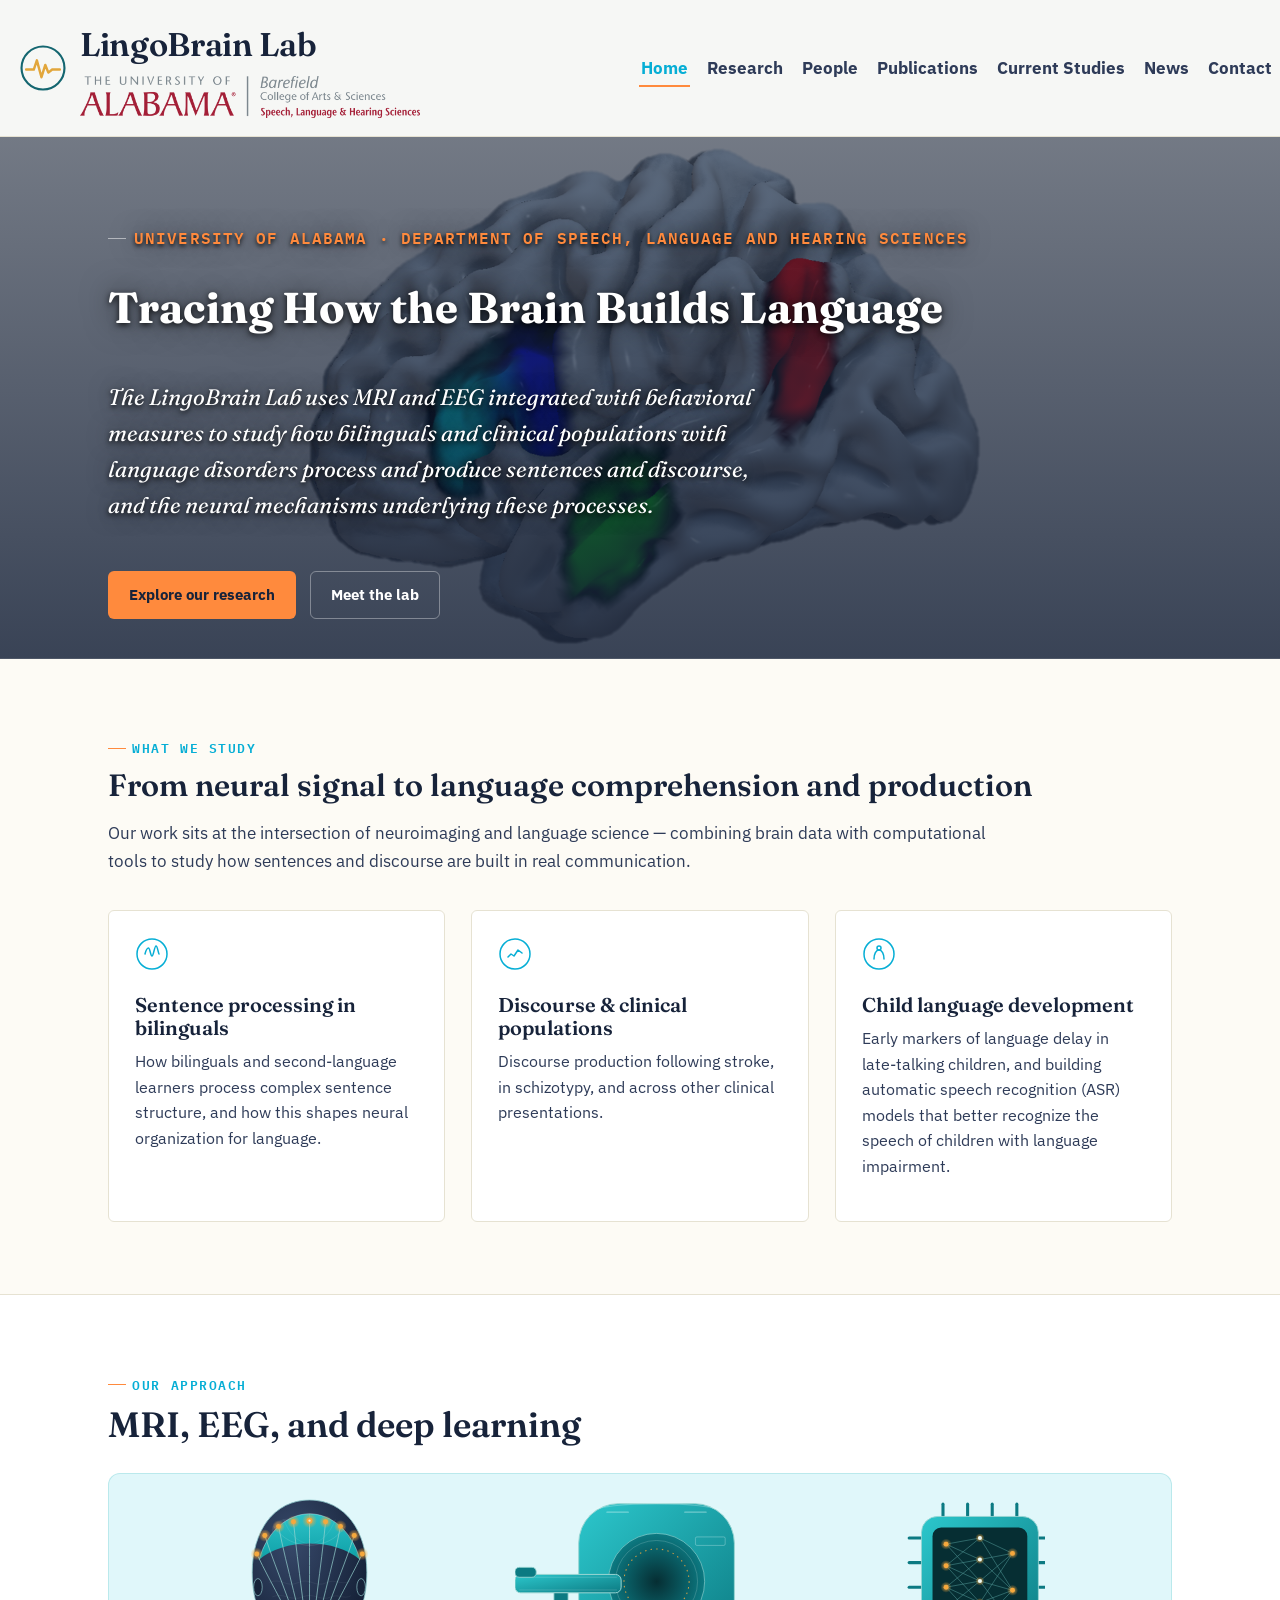
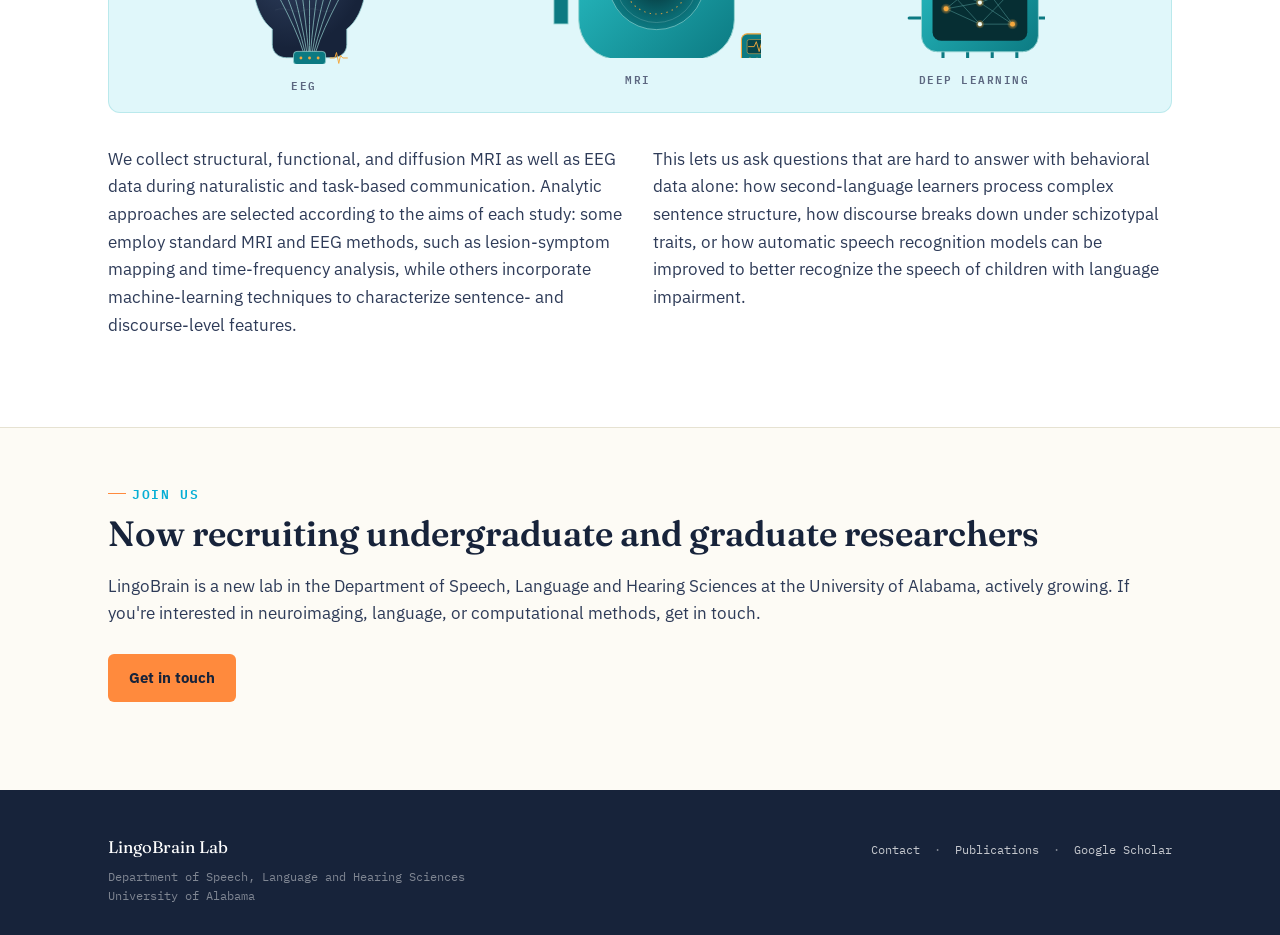
<file: index.html>
<!DOCTYPE html>
<html lang="en">
<head>
<meta charset="UTF-8">
<meta name="viewport" content="width=device-width, initial-scale=1.0">
<title>LingoBrain Lab — Neuroimaging of Language, University of Alabama</title>
<meta name="description" content="The LingoBrain Lab at the University of Alabama studies the neural basis of language in bilinguals, clinical populations, and late-talking children using MRI, EEG, and deep learning.">
<link rel="preconnect" href="https://fonts.googleapis.com">
<link href="https://fonts.googleapis.com/css2?family=Fraunces:ital,wght@0,400;0,500;0,600;1,400&family=IBM+Plex+Sans:wght@400;500;600;700&family=IBM+Plex+Mono:wght@400;500&display=swap" rel="stylesheet">
<link rel="stylesheet" href="style.css">
</head>
<body>

<nav class="site-nav">
  <div class="nav-inner">
    <a href="index.html" class="brand">
      <svg width="36" height="36" viewBox="0 0 30 30" fill="none" xmlns="http://www.w3.org/2000/svg" aria-hidden="true">
        <circle cx="15" cy="15" r="14" stroke="#146670" stroke-width="1.4"/>
        <path d="M4 16 L9 16 L11 10 L14 21 L16.5 13 L18.5 18 L21 16 L26 16" stroke="#E2A63B" stroke-width="1.6" fill="none" stroke-linecap="round" stroke-linejoin="round"/>
      </svg>
      <span>LingoBrain Lab<img src="dept-logo.png" alt="Department of Speech, Language and Hearing Sciences, The University of Alabama" class="brand-logo"></span>
    </a>
    <button class="nav-toggle" aria-expanded="false">MENU</button>
    <ul class="nav-links">
      <li><a href="index.html" class="active">Home</a></li>
      <li><a href="research.html">Research</a></li>
      <li><a href="people.html">People</a></li>
      <li><a href="publications.html">Publications</a></li>
      <li><a href="studies.html">Current Studies</a></li>
      <li><a href="news.html">News</a></li>
      <li><a href="contact.html">Contact</a></li>
    </ul>
  </div>
</nav>

<header class="hero">
  <div class="wrap">
    <span class="eyebrow">University of Alabama · Department of Speech, Language and Hearing Sciences</span>
    <h1 class="hero-title-oneline">Tracing How the Brain Builds Language</h1>
    <p class="lede">The LingoBrain Lab uses MRI and EEG integrated with behavioral measures to study how bilinguals and clinical populations with language disorders process and produce sentences and discourse, and the neural mechanisms underlying these processes.</p>
    <div class="hero-actions">
      <div class="hero-actions-buttons">
        <a href="research.html" class="btn btn-primary">Explore our research</a>
        <a href="people.html" class="btn btn-ghost">Meet the lab</a>
      </div>
    </div>

  </div>
</header>

<section>
  <div class="wrap">
    <span class="eyebrow">What we study</span>
    <h2 class="h2-tight">From neural signal to language comprehension and production</h2>
    <p class="lead-text intersection-text">Our work sits at the intersection of neuroimaging and language science — combining brain data with computational tools to study how sentences and discourse are built in real communication.</p>

    <div class="grid-3" style="margin-top:36px;">
      <div class="card">
        <svg class="pillar-icon" viewBox="0 0 34 34" fill="none" xmlns="http://www.w3.org/2000/svg"><circle cx="17" cy="17" r="15" stroke="currentColor" stroke-width="1.5"/><path d="M10 17c1-4 2-6 3.5-6s2 8 3.5 8 2.5-10 4-10 2 6 3 8" stroke="currentColor" stroke-width="1.5" fill="none" stroke-linecap="round" stroke-linejoin="round"/></svg>
        <h3>Sentence processing in bilinguals</h3>
        <p>How bilinguals and second-language learners process complex sentence structure, and how this shapes neural organization for language.</p>
      </div>
      <div class="card">
        <svg class="pillar-icon" viewBox="0 0 34 34" fill="none" xmlns="http://www.w3.org/2000/svg"><circle cx="17" cy="17" r="15" stroke="currentColor" stroke-width="1.5"/><path d="M10 20l3-3 3 2 4-6 4 3" stroke="currentColor" stroke-width="1.5" fill="none" stroke-linecap="round" stroke-linejoin="round"/></svg>
        <h3>Discourse &amp; clinical populations</h3>
        <p>Discourse production following stroke, in schizotypy, and across other clinical presentations.</p>
      </div>
      <div class="card">
        <svg class="pillar-icon" viewBox="0 0 34 34" fill="none" xmlns="http://www.w3.org/2000/svg"><circle cx="17" cy="17" r="15" stroke="currentColor" stroke-width="1.5"/><path d="M12 22c0-5 2-9 5-9s5 4 5 9" stroke="currentColor" stroke-width="1.5" fill="none" stroke-linecap="round"/><circle cx="17" cy="11" r="2" stroke="currentColor" stroke-width="1.5"/></svg>
        <h3>Child language development</h3>
        <p>Early markers of language delay in late-talking children, and building automatic speech recognition (ASR) models that better recognize the speech of children with language impairment.</p>
      </div>
    </div>
  </div>
</section>

<section class="section-alt">
  <div class="wrap">
    <span class="eyebrow">Our approach</span>
    <h2>MRI, EEG, and deep learning</h2>
    <div class="approach-body">
      <div class="approach-figs">
        <div class="equip-fig equip-fig-eeg">
          <svg viewBox="0 0 240 300" width="240" height="300" xmlns="http://www.w3.org/2000/svg" aria-hidden="true">
            <defs>
              <linearGradient id="capGradM" x1="0" y1="0" x2="0" y2="1">
                <stop offset="0%" stop-color="#2CC7CC"/><stop offset="100%" stop-color="#0EA5AB"/>
              </linearGradient>
              <radialGradient id="headHiM" cx="35%" cy="26%" r="68%">
                <stop offset="0%" stop-color="#37496A"/><stop offset="100%" stop-color="#17233A"/>
              </radialGradient>
              <radialGradient id="eegGlowM" cx="50%" cy="50%" r="50%">
                <stop offset="0%" stop-color="#F5A83D" stop-opacity="0.95"/><stop offset="100%" stop-color="#F5A83D" stop-opacity="0"/>
              </radialGradient>
            </defs>
            <g transform="translate(10,8)">
              <path d="M120,6 C182,6 220,60 220,132 C220,176 208,214 185,231 L185,258 C185,272 174,281 160,281 L80,281 C66,281 55,272 55,258 L55,231 C32,214 20,176 20,132 C20,60 58,6 120,6 Z"
                fill="url(#headHiM)" stroke="#8FC7CB" stroke-width="1.4"/>
              <ellipse cx="86" cy="58" rx="32" ry="20" fill="#FFFFFF" opacity="0.07"/>
              <g stroke="#EAFBFA" stroke-width="0.8" fill="none" opacity="0.12">
                <path d="M50,150 C70,140 80,160 100,150 C120,140 130,160 150,150 C165,143 175,155 190,148"/>
                <path d="M55,175 C75,166 88,184 108,175 C128,166 138,184 158,175 C170,169 180,180 192,173"/>
                <path d="M60,198 C80,190 92,206 112,198 C130,190 142,206 160,198"/>
              </g>
              <ellipse cx="30" cy="158" rx="7.5" ry="15" fill="#17233A" stroke="#8FC7CB" stroke-width="1.2"/>
              <ellipse cx="210" cy="158" rx="7.5" ry="15" fill="#17233A" stroke="#8FC7CB" stroke-width="1.2"/>
              <path d="M32,110 C46,60 82,30 120,30 C158,30 194,60 208,110 C187,92 154,82 120,82 C86,82 53,92 32,110 Z"
                fill="url(#capGradM)" opacity="0.96"/>
              <path d="M32,110 C46,60 82,30 120,30 C158,30 194,60 208,110" fill="none" stroke="#EAFBFA" stroke-width="1.2" opacity="0.55"/>
              <path d="M58,52 C74,76 96,84 120,85" stroke="#EAFBFA" stroke-width="0.8" opacity="0.3" fill="none"/>
              <path d="M182,52 C166,76 144,84 120,85" stroke="#EAFBFA" stroke-width="0.8" opacity="0.3" fill="none"/>
              <path d="M120,30 L120,85" stroke="#EAFBFA" stroke-width="0.8" opacity="0.3"/>
              <path d="M75,40 C85,66 100,80 120,83" stroke="#EAFBFA" stroke-width="0.6" opacity="0.22" fill="none"/>
              <path d="M165,40 C155,66 140,80 120,83" stroke="#EAFBFA" stroke-width="0.6" opacity="0.22" fill="none"/>
              <g fill="none" stroke="#9AD6D3" stroke-width="1.4" stroke-linecap="round" opacity="0.85">
                <path d="M120,42 C120,125 120,215 120,270"/>
                <path d="M92,44 C100,125 113,205 118,270"/>
                <path d="M148,44 C140,125 127,205 122,270"/>
                <path d="M66,52 C80,125 105,205 115,270"/>
                <path d="M174,52 C160,125 135,205 125,270"/>
                <path d="M42,68 C64,135 98,210 112,270"/>
                <path d="M198,68 C176,135 142,210 128,270"/>
                <path d="M28,100 C54,155 92,215 109,270"/>
                <path d="M212,100 C186,155 148,215 131,270"/>
              </g>
              <g>
                <circle cx="120" cy="42" r="13" fill="url(#eegGlowM)"/><circle cx="120" cy="42" r="5" fill="#F5A83D"/><circle cx="120" cy="42" r="2" fill="#FFE9C4"/>
                <circle cx="92" cy="44" r="11" fill="url(#eegGlowM)"/><circle cx="92" cy="44" r="4.3" fill="#F5A83D"/>
                <circle cx="148" cy="44" r="11" fill="url(#eegGlowM)"/><circle cx="148" cy="44" r="4.3" fill="#F5A83D"/>
                <circle cx="66" cy="52" r="11" fill="url(#eegGlowM)"/><circle cx="66" cy="52" r="4.3" fill="#F5A83D"/>
                <circle cx="174" cy="52" r="11" fill="url(#eegGlowM)"/><circle cx="174" cy="52" r="4.3" fill="#F5A83D"/>
                <circle cx="42" cy="68" r="11" fill="url(#eegGlowM)"/><circle cx="42" cy="68" r="4.3" fill="#F5A83D"/>
                <circle cx="198" cy="68" r="11" fill="url(#eegGlowM)"/><circle cx="198" cy="68" r="4.3" fill="#F5A83D"/>
                <circle cx="28" cy="100" r="11" fill="url(#eegGlowM)"/><circle cx="28" cy="100" r="4.3" fill="#F5A83D"/>
                <circle cx="212" cy="100" r="11" fill="url(#eegGlowM)"/><circle cx="212" cy="100" r="4.3" fill="#F5A83D"/>
              </g>
              <rect x="92" y="270" width="56" height="23" rx="6" fill="#0C7A82" stroke="#9AD6D3" stroke-width="1.3"/>
              <circle cx="105" cy="281.5" r="2.5" fill="#F5A83D"/><circle cx="120" cy="281.5" r="2.5" fill="#F5A83D"/><circle cx="135" cy="281.5" r="2.5" fill="#F5A83D"/>
              <path d="M156,281.5 L164,281.5 L167,272 L171,291 L174,277 L178,281.5 L186,281.5" fill="none" stroke="#F5A83D" stroke-width="1.7" stroke-linecap="round" stroke-linejoin="round"/>
            </g>
          </svg>
          <span class="equip-label">EEG</span>
        </div>

        <div class="equip-fig equip-fig-mri">
          <svg viewBox="0 0 400 260" width="400" height="260" xmlns="http://www.w3.org/2000/svg" aria-hidden="true">
            <defs>
              <linearGradient id="mriGradM" x1="0" y1="0" x2="1" y2="1">
                <stop offset="0%" stop-color="#2CC7CC"/><stop offset="100%" stop-color="#0C7A82"/>
              </linearGradient>
              <radialGradient id="boreShadowM" cx="50%" cy="50%" r="50%">
                <stop offset="0%" stop-color="#062E33"/><stop offset="100%" stop-color="#0C7A82"/>
              </radialGradient>
            </defs>
            <g transform="translate(0,0) scale(1.15)">
              <rect x="90" y="8" width="220" height="220" rx="56" fill="url(#mriGradM)" stroke="#9AD6D3" stroke-width="1.4"/>
              <path d="M100,20 C140,4 260,4 300,20" fill="none" stroke="#EAFBFA" stroke-width="2" opacity="0.25"/>
              <line x1="130" y1="20" x2="160" y2="20" stroke="#EAFBFA" stroke-width="2" stroke-linecap="round" opacity="0.4"/>
              <line x1="240" y1="20" x2="270" y2="20" stroke="#EAFBFA" stroke-width="2" stroke-linecap="round" opacity="0.4"/>
              <circle cx="200" cy="118" r="68" fill="url(#boreShadowM)"/>
              <circle cx="200" cy="118" r="68" fill="none" stroke="#9AD6D3" stroke-width="1.4" opacity="0.6"/>
              <circle cx="200" cy="118" r="58" fill="none" stroke="#EAFBFA" stroke-width="1" opacity="0.25"/>
              <circle cx="200" cy="118" r="46" fill="none" stroke="#F5A83D" stroke-width="1.5" stroke-dasharray="2 6" opacity="0.85"/>
              <ellipse cx="70" cy="121" rx="16" ry="9" fill="#E9D9C6" opacity="0.9"/>
              <rect x="0" y="108" width="150" height="26" rx="8" fill="url(#mriGradM)" stroke="#9AD6D3" stroke-width="1.4"/>
              <line x1="6" y1="112" x2="144" y2="112" stroke="#EAFBFA" stroke-width="0.8" opacity="0.3"/>
              <line x1="6" y1="130" x2="144" y2="130" stroke="#EAFBFA" stroke-width="0.8" opacity="0.3"/>
              <rect x="0" y="98" width="30" height="14" rx="6" fill="#0C7A82" stroke="#9AD6D3" stroke-width="1.2"/>
              <rect x="55" y="134" width="20" height="44" fill="#0C7A82" stroke="#9AD6D3" stroke-width="1.2"/>
              <rect x="110" y="228" width="180" height="16" rx="5" fill="#0C7A82" stroke="#9AD6D3" stroke-width="1.2"/>
              <rect x="255" y="55" width="42" height="12" rx="2" fill="none" stroke="#EAFBFA" stroke-width="1" opacity="0.4"/>
              <rect x="320" y="192" width="74" height="66" rx="8" fill="#0C7A82" stroke="#F5A83D" stroke-width="1.5"/>
              <rect x="328" y="200" width="58" height="20" rx="3" fill="#062E33" stroke="#F5A83D" stroke-width="1" opacity="0.7"/>
              <path d="M330,210 L338,210 L341,203 L345,217 L348,206 L352,210 L358,210" fill="none" stroke="#F5A83D" stroke-width="1.3" stroke-linecap="round" stroke-linejoin="round"/>
              <circle cx="332" cy="228" r="2.6" fill="#F5A83D"/>
              <circle cx="342" cy="228" r="2.6" fill="#F5A83D" opacity="0.6"/>
              <circle cx="352" cy="228" r="2.6" fill="#F5A83D" opacity="0.4"/>
              <line x1="328" y1="240" x2="374" y2="240" stroke="#F5A83D" stroke-width="1.6" stroke-linecap="round" opacity="0.7"/>
              <line x1="328" y1="250" x2="364" y2="250" stroke="#F5A83D" stroke-width="1.6" stroke-linecap="round" opacity="0.55"/>
            </g>
          </svg>
          <span class="equip-label">MRI</span>
        </div>

        <div class="equip-fig equip-fig-dl">
          <svg viewBox="0 0 230 260" width="230" height="260" xmlns="http://www.w3.org/2000/svg" aria-hidden="true">
            <defs>
              <linearGradient id="chipGradM" x1="0" y1="0" x2="1" y2="1">
                <stop offset="0%" stop-color="#2CC7CC"/><stop offset="100%" stop-color="#0C7A82"/>
              </linearGradient>
              <radialGradient id="nodeGlowM" cx="50%" cy="50%" r="50%">
                <stop offset="0%" stop-color="#F5A83D" stop-opacity="0.9"/><stop offset="100%" stop-color="#F5A83D" stop-opacity="0"/>
              </radialGradient>
            </defs>
            <g transform="translate(10,10)">
              <g stroke="#0C7A82" stroke-width="5" stroke-linecap="round">
                <line x1="55" y1="20" x2="55" y2="0"/>
                <line x1="95" y1="20" x2="95" y2="0"/>
                <line x1="135" y1="20" x2="135" y2="0"/>
                <line x1="175" y1="20" x2="175" y2="0"/>
                <line x1="55" y1="240" x2="55" y2="260"/>
                <line x1="95" y1="240" x2="95" y2="260"/>
                <line x1="135" y1="240" x2="135" y2="260"/>
                <line x1="175" y1="240" x2="175" y2="260"/>
                <line x1="20" y1="55" x2="0" y2="55"/>
                <line x1="20" y1="95" x2="0" y2="95"/>
                <line x1="20" y1="135" x2="0" y2="135"/>
                <line x1="20" y1="185" x2="0" y2="185"/>
                <line x1="210" y1="55" x2="230" y2="55"/>
                <line x1="210" y1="95" x2="230" y2="95"/>
                <line x1="210" y1="135" x2="230" y2="135"/>
                <line x1="210" y1="185" x2="230" y2="185"/>
              </g>
              <rect x="20" y="20" width="190" height="220" rx="26" fill="url(#chipGradM)" stroke="#9AD6D3" stroke-width="1.4"/>
              <rect x="38" y="38" width="154" height="184" rx="14" fill="#062E33"/>
              <g stroke="#7FD8D3" stroke-width="1" opacity="0.55">
                <line x1="60" y1="65" x2="115" y2="55"/><line x1="60" y1="65" x2="115" y2="90"/><line x1="60" y1="65" x2="115" y2="125"/>
                <line x1="60" y1="100" x2="115" y2="55"/><line x1="60" y1="100" x2="115" y2="90"/><line x1="60" y1="100" x2="115" y2="125"/><line x1="60" y1="100" x2="115" y2="160"/>
                <line x1="60" y1="135" x2="115" y2="90"/><line x1="60" y1="135" x2="115" y2="125"/><line x1="60" y1="135" x2="115" y2="160"/><line x1="60" y1="135" x2="115" y2="195"/>
                <line x1="60" y1="170" x2="115" y2="125"/><line x1="60" y1="170" x2="115" y2="160"/><line x1="60" y1="170" x2="115" y2="195"/>
                <line x1="115" y1="55" x2="168" y2="80"/><line x1="115" y1="55" x2="168" y2="140"/>
                <line x1="115" y1="90" x2="168" y2="80"/><line x1="115" y1="90" x2="168" y2="140"/>
                <line x1="115" y1="125" x2="168" y2="80"/><line x1="115" y1="125" x2="168" y2="140"/><line x1="115" y1="125" x2="168" y2="195"/>
                <line x1="115" y1="160" x2="168" y2="80"/><line x1="115" y1="160" x2="168" y2="140"/><line x1="115" y1="160" x2="168" y2="195"/>
                <line x1="115" y1="195" x2="168" y2="140"/><line x1="115" y1="195" x2="168" y2="195"/>
              </g>
              <g>
                <circle cx="60" cy="65" r="9" fill="url(#nodeGlowM)"/><circle cx="60" cy="65" r="4" fill="#F5A83D"/>
                <circle cx="60" cy="100" r="9" fill="url(#nodeGlowM)"/><circle cx="60" cy="100" r="4" fill="#F5A83D"/>
                <circle cx="60" cy="135" r="9" fill="url(#nodeGlowM)"/><circle cx="60" cy="135" r="4" fill="#F5A83D"/>
                <circle cx="60" cy="170" r="9" fill="url(#nodeGlowM)"/><circle cx="60" cy="170" r="4" fill="#F5A83D"/>
                <circle cx="115" cy="55" r="7.5" fill="url(#nodeGlowM)"/><circle cx="115" cy="55" r="3.3" fill="#EAFBFA"/>
                <circle cx="115" cy="90" r="7.5" fill="url(#nodeGlowM)"/><circle cx="115" cy="90" r="3.3" fill="#EAFBFA"/>
                <circle cx="115" cy="125" r="7.5" fill="url(#nodeGlowM)"/><circle cx="115" cy="125" r="3.3" fill="#EAFBFA"/>
                <circle cx="115" cy="160" r="7.5" fill="url(#nodeGlowM)"/><circle cx="115" cy="160" r="3.3" fill="#EAFBFA"/>
                <circle cx="115" cy="195" r="7.5" fill="url(#nodeGlowM)"/><circle cx="115" cy="195" r="3.3" fill="#EAFBFA"/>
                <circle cx="168" cy="80" r="9" fill="url(#nodeGlowM)"/><circle cx="168" cy="80" r="4" fill="#F5A83D"/>
                <circle cx="168" cy="140" r="9" fill="url(#nodeGlowM)"/><circle cx="168" cy="140" r="4" fill="#F5A83D"/>
                <circle cx="168" cy="195" r="9" fill="url(#nodeGlowM)"/><circle cx="168" cy="195" r="4" fill="#F5A83D"/>
              </g>
            </g>
          </svg>
          <span class="equip-label">Deep Learning</span>
        </div>
      </div>


      <div class="approach-text grid-2">
        <p class="lead-text">We collect structural, functional, and diffusion MRI as well as EEG data during naturalistic and task-based communication. Analytic approaches are selected according to the aims of each study: some employ standard MRI and EEG methods, such as lesion-symptom mapping and time-frequency analysis, while others incorporate machine-learning techniques to characterize sentence- and discourse-level features.</p>
        <p class="lead-text">This lets us ask questions that are hard to answer with behavioral data alone: how second-language learners process complex sentence structure, how discourse breaks down under schizotypal traits, or how automatic speech recognition models can be improved to better recognize the speech of children with language impairment.</p>
      </div>
    </div>
  </div>
</section>

<section class="section-tight">
  <div class="wrap">
    <span class="eyebrow">Join us</span>
    <h2>Now recruiting undergraduate and graduate researchers</h2>
    <p class="lead-text join-us-text">LingoBrain is a new lab in the Department of Speech, Language and Hearing Sciences at the University of Alabama, actively growing. If you're interested in neuroimaging, language, or computational methods, get in touch.</p>
    <a href="contact.html" class="btn btn-primary" style="margin-top:10px;">Get in touch</a>
  </div>
</section>

<footer>
  <div class="wrap">
    <div>
      <div class="f-brand">LingoBrain Lab</div>
      <div class="f-meta">Department of Speech, Language and Hearing Sciences<br>University of Alabama</div>
    </div>
    <div>
      <div class="f-meta">
        <a href="contact.html">Contact</a> &nbsp;·&nbsp;
        <a href="publications.html">Publications</a> &nbsp;·&nbsp;
        <a href="https://scholar.google.com/citations?hl=en&user=e1KBEk8AAAAJ">Google Scholar</a>
      </div>
    </div>
  </div>
</footer>

<script src="script.js"></script>
</body>
</html>
</file>
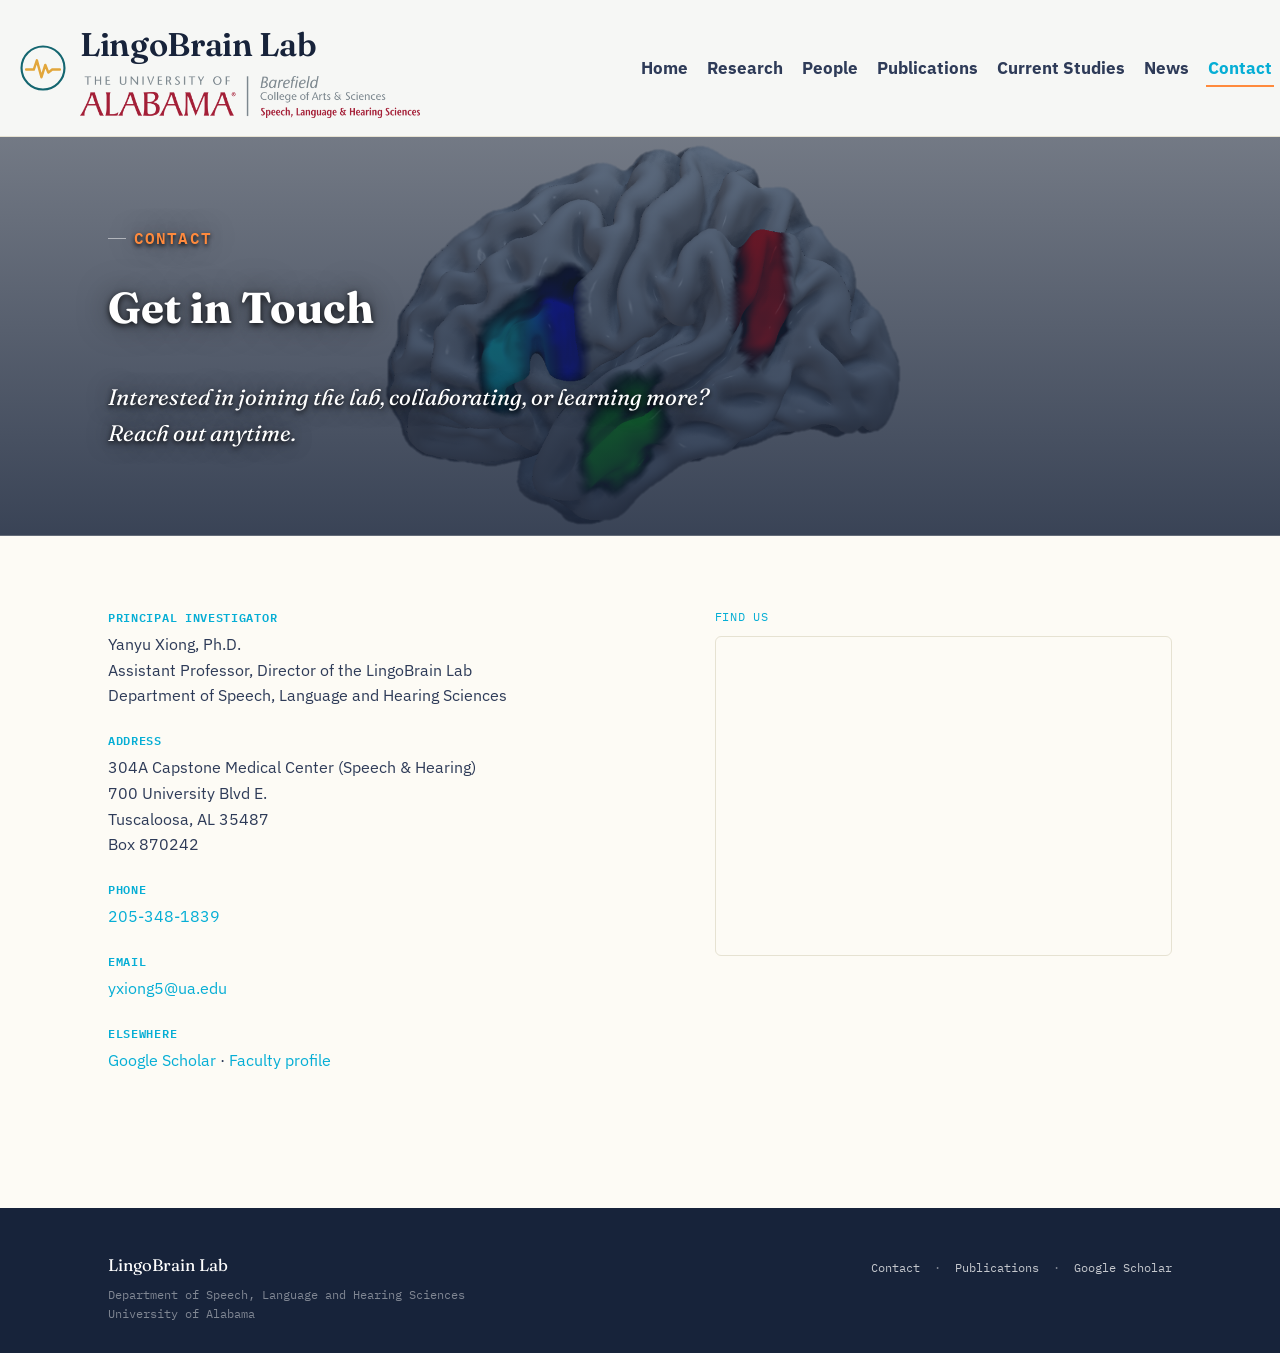
<file: contact.html>
<!DOCTYPE html>
<html lang="en">
<head>
<meta charset="UTF-8">
<meta name="viewport" content="width=device-width, initial-scale=1.0">
<title>Contact — LingoBrain Lab</title>
<link rel="preconnect" href="https://fonts.googleapis.com">
<link href="https://fonts.googleapis.com/css2?family=Fraunces:ital,wght@0,500,600;1,400&family=IBM+Plex+Sans:wght@400;500;600;700&family=IBM+Plex+Mono:wght@400;500&display=swap" rel="stylesheet">
<link rel="stylesheet" href="style.css">
</head>
<body>

<nav class="site-nav">
  <div class="nav-inner">
    <a href="index.html" class="brand">
      <svg width="36" height="36" viewBox="0 0 30 30" fill="none" xmlns="http://www.w3.org/2000/svg" aria-hidden="true">
        <circle cx="15" cy="15" r="14" stroke="#146670" stroke-width="1.4"/>
        <path d="M4 16 L9 16 L11 10 L14 21 L16.5 13 L18.5 18 L21 16 L26 16" stroke="#E2A63B" stroke-width="1.6" fill="none" stroke-linecap="round" stroke-linejoin="round"/>
      </svg>
      <span>LingoBrain Lab<img src="dept-logo.png" alt="Department of Speech, Language and Hearing Sciences, The University of Alabama" class="brand-logo"></span>
    </a>
    <button class="nav-toggle" aria-expanded="false">MENU</button>
    <ul class="nav-links">
      <li><a href="index.html">Home</a></li>
      <li><a href="research.html">Research</a></li>
      <li><a href="people.html">People</a></li>
      <li><a href="publications.html">Publications</a></li>
      <li><a href="studies.html">Current Studies</a></li>
      <li><a href="news.html">News</a></li>
      <li><a href="contact.html" class="active">Contact</a></li>
    </ul>
  </div>
</nav>

<header class="hero" style="padding-bottom:56px;">
  <div class="wrap">
    <span class="eyebrow">Contact</span>
    <h1 class="hero-title-oneline">Get in Touch</h1>
    <p class="lede">Interested in joining the lab, collaborating, or learning more? Reach out anytime.</p>
  </div>
</header>

<section>
  <div class="wrap contact-grid">
    <div>
      <div class="contact-block">
        <span class="label">Principal Investigator</span>
        <p style="margin-bottom:0;">Yanyu Xiong, Ph.D.<br>Assistant Professor, Director of the LingoBrain Lab<br>Department of Speech, Language and Hearing Sciences</p>
      </div>
      <div class="contact-block">
        <span class="label">Address</span>
        <p style="margin-bottom:0;">304A Capstone Medical Center (Speech &amp; Hearing)<br>700 University Blvd E.<br>Tuscaloosa, AL 35487<br>Box 870242</p>
      </div>
      <div class="contact-block">
        <span class="label">Phone</span>
        <p style="margin-bottom:0;"><a href="tel:+12053481839">205-348-1839</a></p>
      </div>
      <div class="contact-block">
        <span class="label">Email</span>
        <p style="margin-bottom:0;"><a href="mailto:yxiong5@ua.edu">yxiong5@ua.edu</a></p>
      </div>
      <div class="contact-block">
        <span class="label">Elsewhere</span>
        <p style="margin-bottom:0;"><a href="https://scholar.google.com/citations?hl=en&user=e1KBEk8AAAAJ">Google Scholar</a> · <a href="https://alri.ua.edu/directory/yanyu-xiong/">Faculty profile</a></p>
      </div>
    </div>
    <div>
      <span class="label" style="font-family:var(--font-mono); font-size:.72rem; text-transform:uppercase; letter-spacing:.06em; color:var(--teal); display:block; margin-bottom:10px;">Find us</span>
      <div class="map-frame">
        <iframe title="Capstone Medical Center, University of Alabama map" loading="lazy" src="https://www.google.com/maps?q=700+University+Blvd+E,+Tuscaloosa,+AL+35487&output=embed"></iframe>
      </div>
    </div>
  </div>
</section>

<footer>
  <div class="wrap">
    <div>
      <div class="f-brand">LingoBrain Lab</div>
      <div class="f-meta">Department of Speech, Language and Hearing Sciences<br>University of Alabama</div>
    </div>
    <div>
      <div class="f-meta">
        <a href="contact.html">Contact</a> &nbsp;·&nbsp;
        <a href="publications.html">Publications</a> &nbsp;·&nbsp;
        <a href="https://scholar.google.com/citations?hl=en&user=e1KBEk8AAAAJ">Google Scholar</a>
      </div>
    </div>
  </div>
</footer>

<script src="script.js"></script>
</body>
</html>
</file>
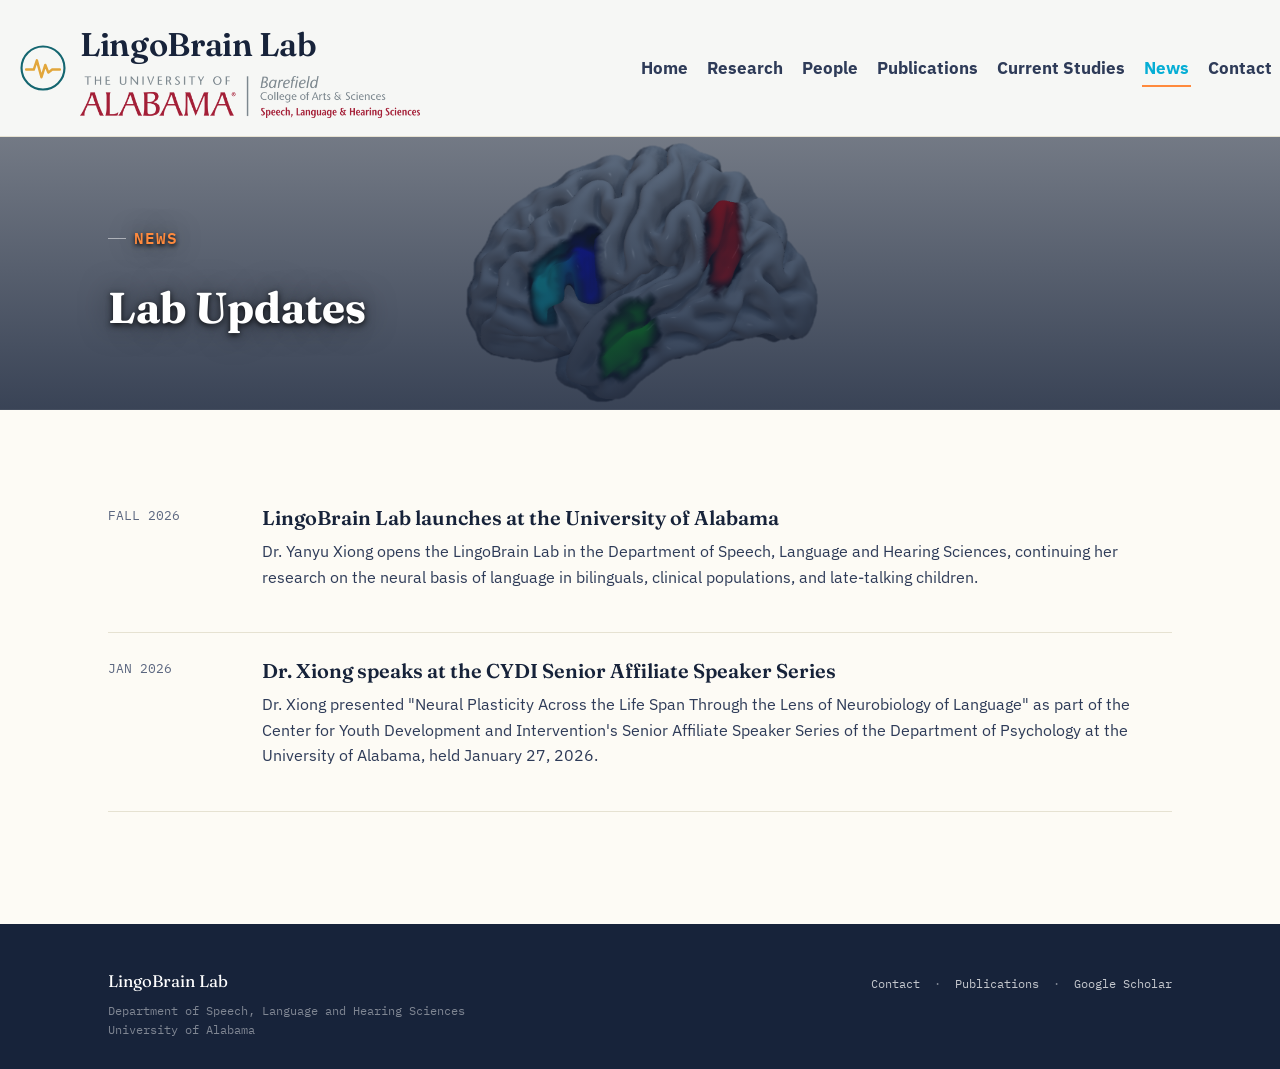
<file: news.html>
<!DOCTYPE html>
<html lang="en">
<head>
<meta charset="UTF-8">
<meta name="viewport" content="width=device-width, initial-scale=1.0">
<title>News — LingoBrain Lab</title>
<link rel="preconnect" href="https://fonts.googleapis.com">
<link href="https://fonts.googleapis.com/css2?family=Fraunces:ital,wght@0,400;0,500;0,600;1,400&family=IBM+Plex+Sans:wght@400;500;600;700&family=IBM+Plex+Mono:wght@400;500&display=swap" rel="stylesheet">
<link rel="stylesheet" href="style.css">
</head>
<body>

<nav class="site-nav">
  <div class="nav-inner">
    <a href="index.html" class="brand">
      <svg width="36" height="36" viewBox="0 0 30 30" fill="none" xmlns="http://www.w3.org/2000/svg" aria-hidden="true">
        <circle cx="15" cy="15" r="14" stroke="#146670" stroke-width="1.4"/>
        <path d="M4 16 L9 16 L11 10 L14 21 L16.5 13 L18.5 18 L21 16 L26 16" stroke="#E2A63B" stroke-width="1.6" fill="none" stroke-linecap="round" stroke-linejoin="round"/>
      </svg>
      <span>LingoBrain Lab<img src="dept-logo.png" alt="Department of Speech, Language and Hearing Sciences, The University of Alabama" class="brand-logo"></span>
    </a>
    <button class="nav-toggle" aria-expanded="false">MENU</button>
    <ul class="nav-links">
      <li><a href="index.html">Home</a></li>
      <li><a href="research.html">Research</a></li>
      <li><a href="people.html">People</a></li>
      <li><a href="publications.html">Publications</a></li>
      <li><a href="studies.html">Current Studies</a></li>
      <li><a href="news.html" class="active">News</a></li>
      <li><a href="contact.html">Contact</a></li>
    </ul>
  </div>
</nav>

<header class="hero" style="padding-bottom:56px;">
  <div class="wrap">
    <span class="eyebrow">News</span>
    <h1 class="hero-title-oneline">Lab Updates</h1>
  </div>
</header>

<section>
  <div class="wrap">
    
    <div style="margin-top:24px;">
      <div class="news-item">
        <span class="news-date">FALL 2026</span>
        <div>
          <h3>LingoBrain Lab launches at the University of Alabama</h3>
          <p>Dr. Yanyu Xiong opens the LingoBrain Lab in the Department of Speech, Language and Hearing Sciences, continuing her research on the neural basis of language in bilinguals, clinical populations, and late-talking children.</p>
        </div>
      </div>
      <div class="news-item">
        <span class="news-date">JAN 2026</span>
        <div>
          <h3>Dr. Xiong speaks at the CYDI Senior Affiliate Speaker Series</h3>
          <p>Dr. Xiong presented "Neural Plasticity Across the Life Span Through the Lens of Neurobiology of Language" as part of the Center for Youth Development and Intervention's Senior Affiliate Speaker Series of the Department of Psychology at the University of Alabama, held January 27, 2026.</p>
        </div>
      </div>
    </div>
  </div>
</section>

<footer>
  <div class="wrap">
    <div>
      <div class="f-brand">LingoBrain Lab</div>
      <div class="f-meta">Department of Speech, Language and Hearing Sciences<br>University of Alabama</div>
    </div>
    <div>
      <div class="f-meta">
        <a href="contact.html">Contact</a> &nbsp;·&nbsp;
        <a href="publications.html">Publications</a> &nbsp;·&nbsp;
        <a href="https://scholar.google.com/citations?hl=en&user=e1KBEk8AAAAJ">Google Scholar</a>
      </div>
    </div>
  </div>
</footer>

<script src="script.js"></script>
</body>
</html>
</file>
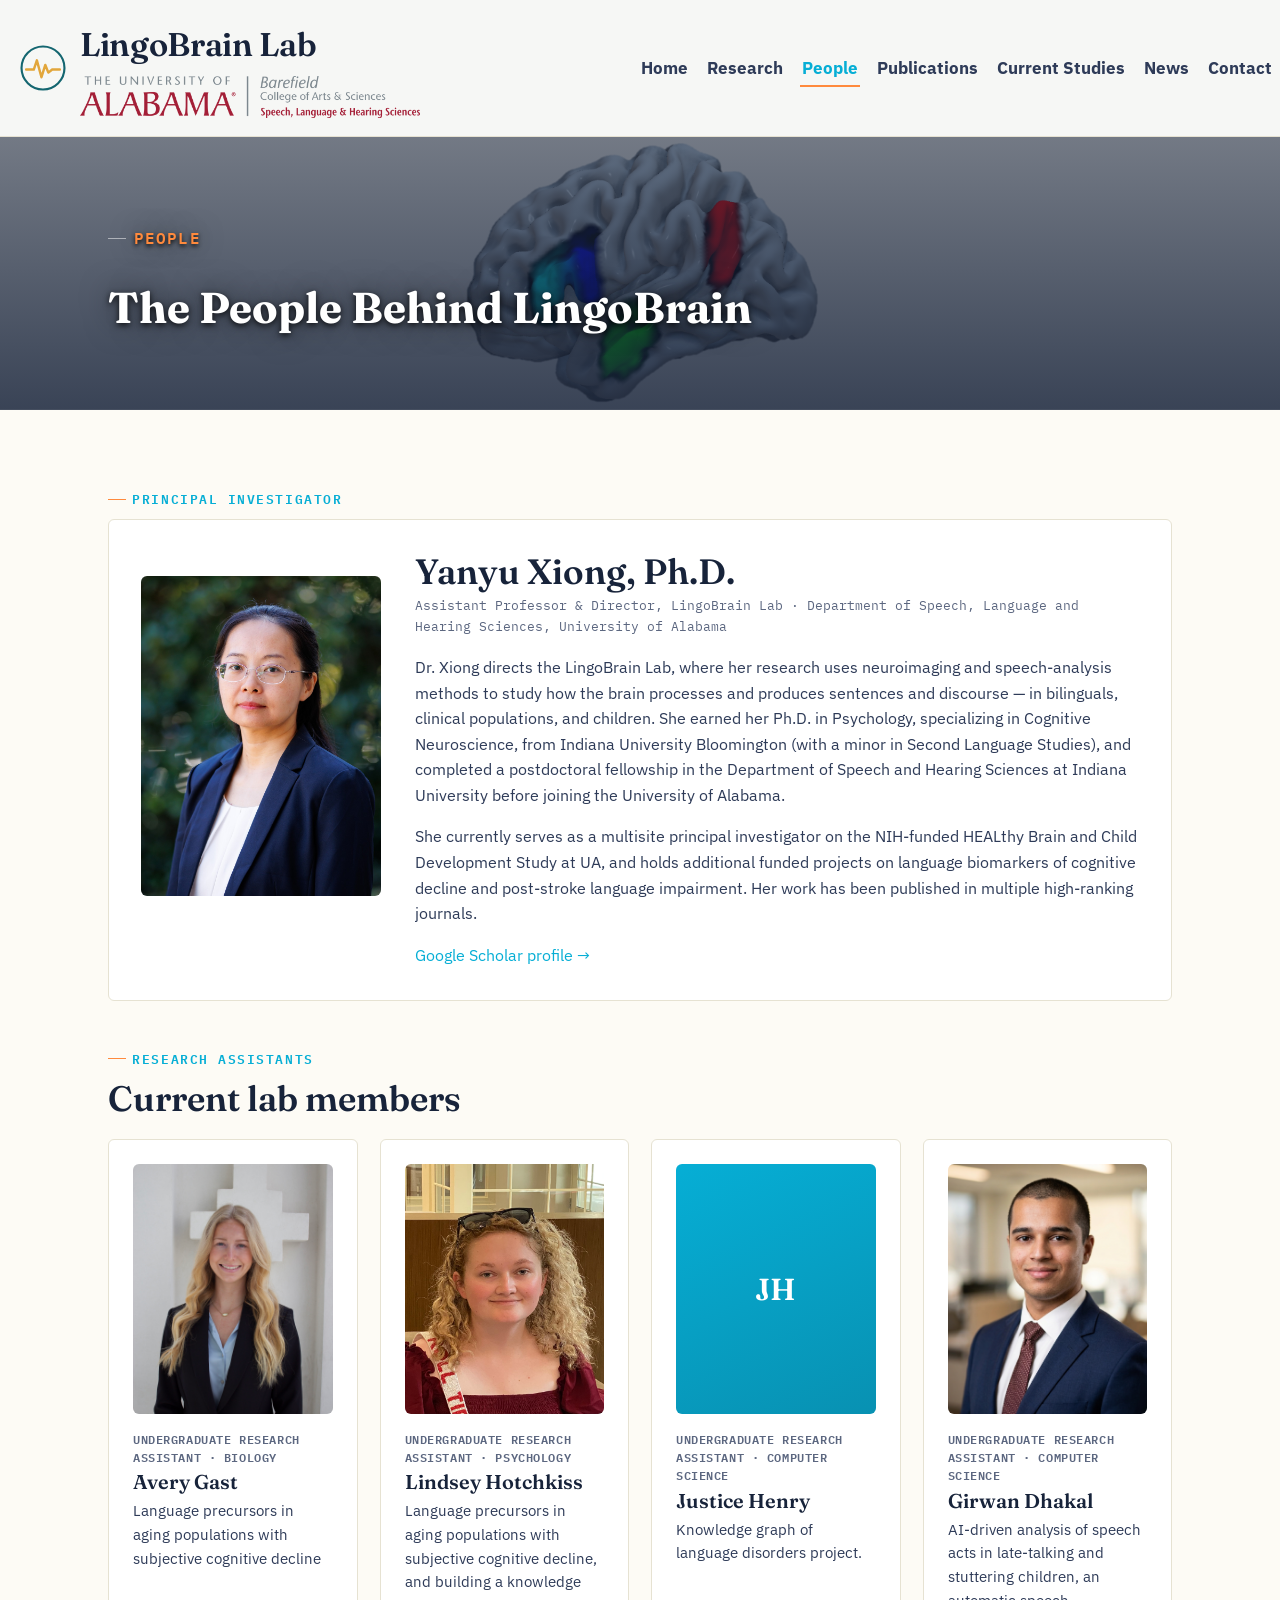
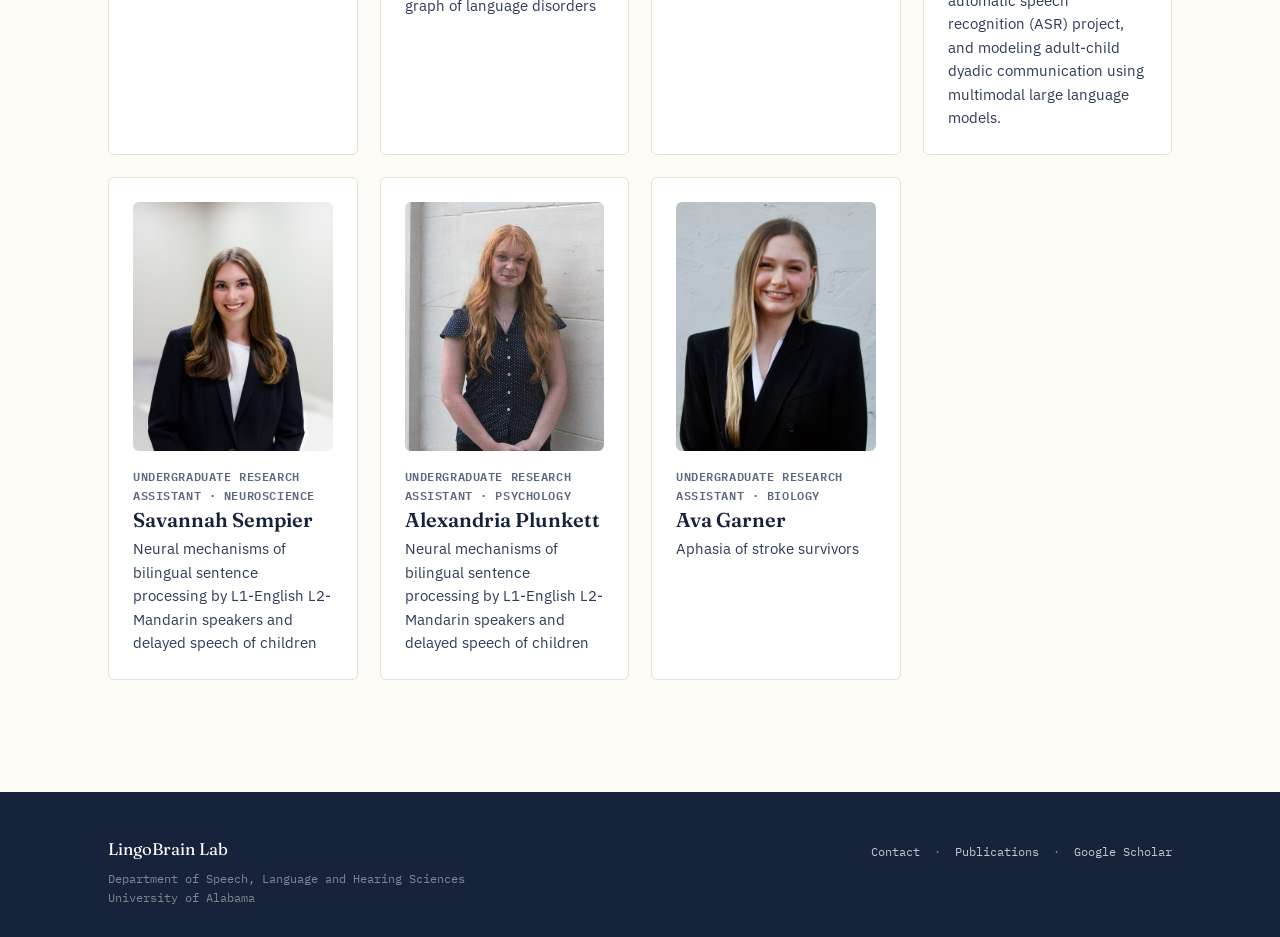
<file: people.html>
<!DOCTYPE html>
<html lang="en">
<head>
<meta charset="UTF-8">
<meta name="viewport" content="width=device-width, initial-scale=1.0">
<title>People — LingoBrain Lab</title>
<link rel="preconnect" href="https://fonts.googleapis.com">
<link href="https://fonts.googleapis.com/css2?family=Fraunces:ital,wght@0,400;0,500;0,600;1,400&family=IBM+Plex+Sans:wght@400;500;600;700&family=IBM+Plex+Mono:wght@400;500&display=swap" rel="stylesheet">
<link rel="stylesheet" href="style.css">
</head>
<body>

<nav class="site-nav">
  <div class="nav-inner">
    <a href="index.html" class="brand">
      <svg width="36" height="36" viewBox="0 0 30 30" fill="none" xmlns="http://www.w3.org/2000/svg" aria-hidden="true">
        <circle cx="15" cy="15" r="14" stroke="#146670" stroke-width="1.4"/>
        <path d="M4 16 L9 16 L11 10 L14 21 L16.5 13 L18.5 18 L21 16 L26 16" stroke="#E2A63B" stroke-width="1.6" fill="none" stroke-linecap="round" stroke-linejoin="round"/>
      </svg>
      <span>LingoBrain Lab<img src="dept-logo.png" alt="Department of Speech, Language and Hearing Sciences, The University of Alabama" class="brand-logo"></span>
    </a>
    <button class="nav-toggle" aria-expanded="false">MENU</button>
    <ul class="nav-links">
      <li><a href="index.html">Home</a></li>
      <li><a href="research.html">Research</a></li>
      <li><a href="people.html" class="active">People</a></li>
      <li><a href="publications.html">Publications</a></li>
      <li><a href="studies.html">Current Studies</a></li>
      <li><a href="news.html">News</a></li>
      <li><a href="contact.html">Contact</a></li>
    </ul>
  </div>
</nav>

<header class="hero" style="padding-bottom:56px;">
  <div class="wrap">
    <span class="eyebrow">People</span>
    <h1 class="hero-title-oneline">The People Behind LingoBrain</h1>
  </div>
</header>

<section>
  <div class="wrap">
    <span class="eyebrow">Principal Investigator</span>
    <div class="pi-card">
      <img src="Yanyu.jpg" alt="Yanyu Xiong" class="pi-avatar"> 
      <div>
        <h2 style="margin-bottom:2px;">Yanyu Xiong, Ph.D.</h2>
        <p style="font-family:var(--font-mono); font-size:.82rem; color:var(--slate); margin-bottom:18px;">Assistant Professor &amp; Director, LingoBrain Lab · Department of Speech, Language and Hearing Sciences, University of Alabama</p>
        <p>Dr. Xiong directs the LingoBrain Lab, where her research uses neuroimaging and speech-analysis methods to study how the brain processes and produces sentences and discourse — in bilinguals, clinical populations, and children. She earned her Ph.D. in Psychology, specializing in Cognitive Neuroscience, from Indiana University Bloomington (with a minor in Second Language Studies), and completed a postdoctoral fellowship in the Department of Speech and Hearing Sciences at Indiana University before joining the University of Alabama.</p>
        <p>She currently serves as a multisite principal investigator on the NIH-funded HEALthy Brain and Child Development Study at UA, and holds additional funded projects on language biomarkers of cognitive decline and post-stroke language impairment. Her work has been published in multiple high-ranking journals.</p>
        <p style="margin-bottom:0;"><a href="https://scholar.google.com/citations?hl=en&user=e1KBEk8AAAAJ">Google Scholar profile →</a></p>
      </div>
    </div>

    <span class="eyebrow">Research Assistants</span>
    <h2>Current lab members</h2>

    <div class="team-grid">
      <div class="team-card">
        <img src="Avery.jpg" alt="Avery Gast" class="team-photo">
        <span class="role">Undergraduate Research Assistant · Biology</span>
        <h3>Avery Gast</h3>
        <p>Language precursors in aging populations with subjective cognitive decline</p>
      </div>
      <div class="team-card">
        <img src="Lindsey_2.jpeg" alt="Lindsey Hotchkiss" class="team-photo">
        <span class="role">Undergraduate Research Assistant · Psychology</span>
        <h3>Lindsey Hotchkiss</h3>
        <p>Language precursors in aging populations with subjective cognitive decline, and building a knowledge graph of language disorders</p>
      </div>
      <div class="team-card">
        <div class="team-photo">JH</div>
        <span class="role">Undergraduate Research Assistant · Computer Science</span>
        <h3>Justice Henry</h3>
        <p>Knowledge graph of language disorders project.</p>
      </div>
      <div class="team-card">
        <img src="Girwan Dhakal.png" alt="Girwan Dhakal" class="team-photo">
        <span class="role">Undergraduate Research Assistant · Computer Science</span>
        <h3>Girwan Dhakal</h3>
        <p>AI-driven analysis of speech acts in late-talking and stuttering children, an automatic speech recognition (ASR) project, and modeling adult-child dyadic communication using multimodal large language models.</p>
      </div>
      <div class="team-card">
        <img src="Savannah Sempier.JPG" alt="Savannah Sempier" class="team-photo">
        <span class="role">Undergraduate Research Assistant · Neuroscience</span>
        <h3>Savannah Sempier</h3>
        <p>Neural mechanisms of bilingual sentence processing by L1-English L2-Mandarin speakers and delayed speech of children</p>
      </div>
      <div class="team-card">
         <img src="Alexandria Plunkett.JPEG" alt="Alexandria Plunkett" class="team-photo">
        <span class="role">Undergraduate Research Assistant · Psychology</span>
        <h3>Alexandria Plunkett</h3>
        <p>Neural mechanisms of bilingual sentence processing by L1-English L2-Mandarin speakers and delayed speech of children</p>
      </div>
      <div class="team-card">
        <img src="Ava Garner.jpeg" alt="Ava Garner" class="team-photo">
        <span class="role">Undergraduate Research Assistant · Biology</span>
        <h3>Ava Garner</h3>
        <p>Aphasia of stroke survivors</p>
      </div>
    </div>
  </div>
</section>

<footer>
  <div class="wrap">
    <div>
      <div class="f-brand">LingoBrain Lab</div>
      <div class="f-meta">Department of Speech, Language and Hearing Sciences<br>University of Alabama</div>
    </div>
    <div>
      <div class="f-meta">
        <a href="contact.html">Contact</a> &nbsp;·&nbsp;
        <a href="publications.html">Publications</a> &nbsp;·&nbsp;
        <a href="https://scholar.google.com/citations?hl=en&user=e1KBEk8AAAAJ">Google Scholar</a>
      </div>
    </div>
  </div>
</footer>

<script src="script.js"></script>
</body>
</html>
</file>
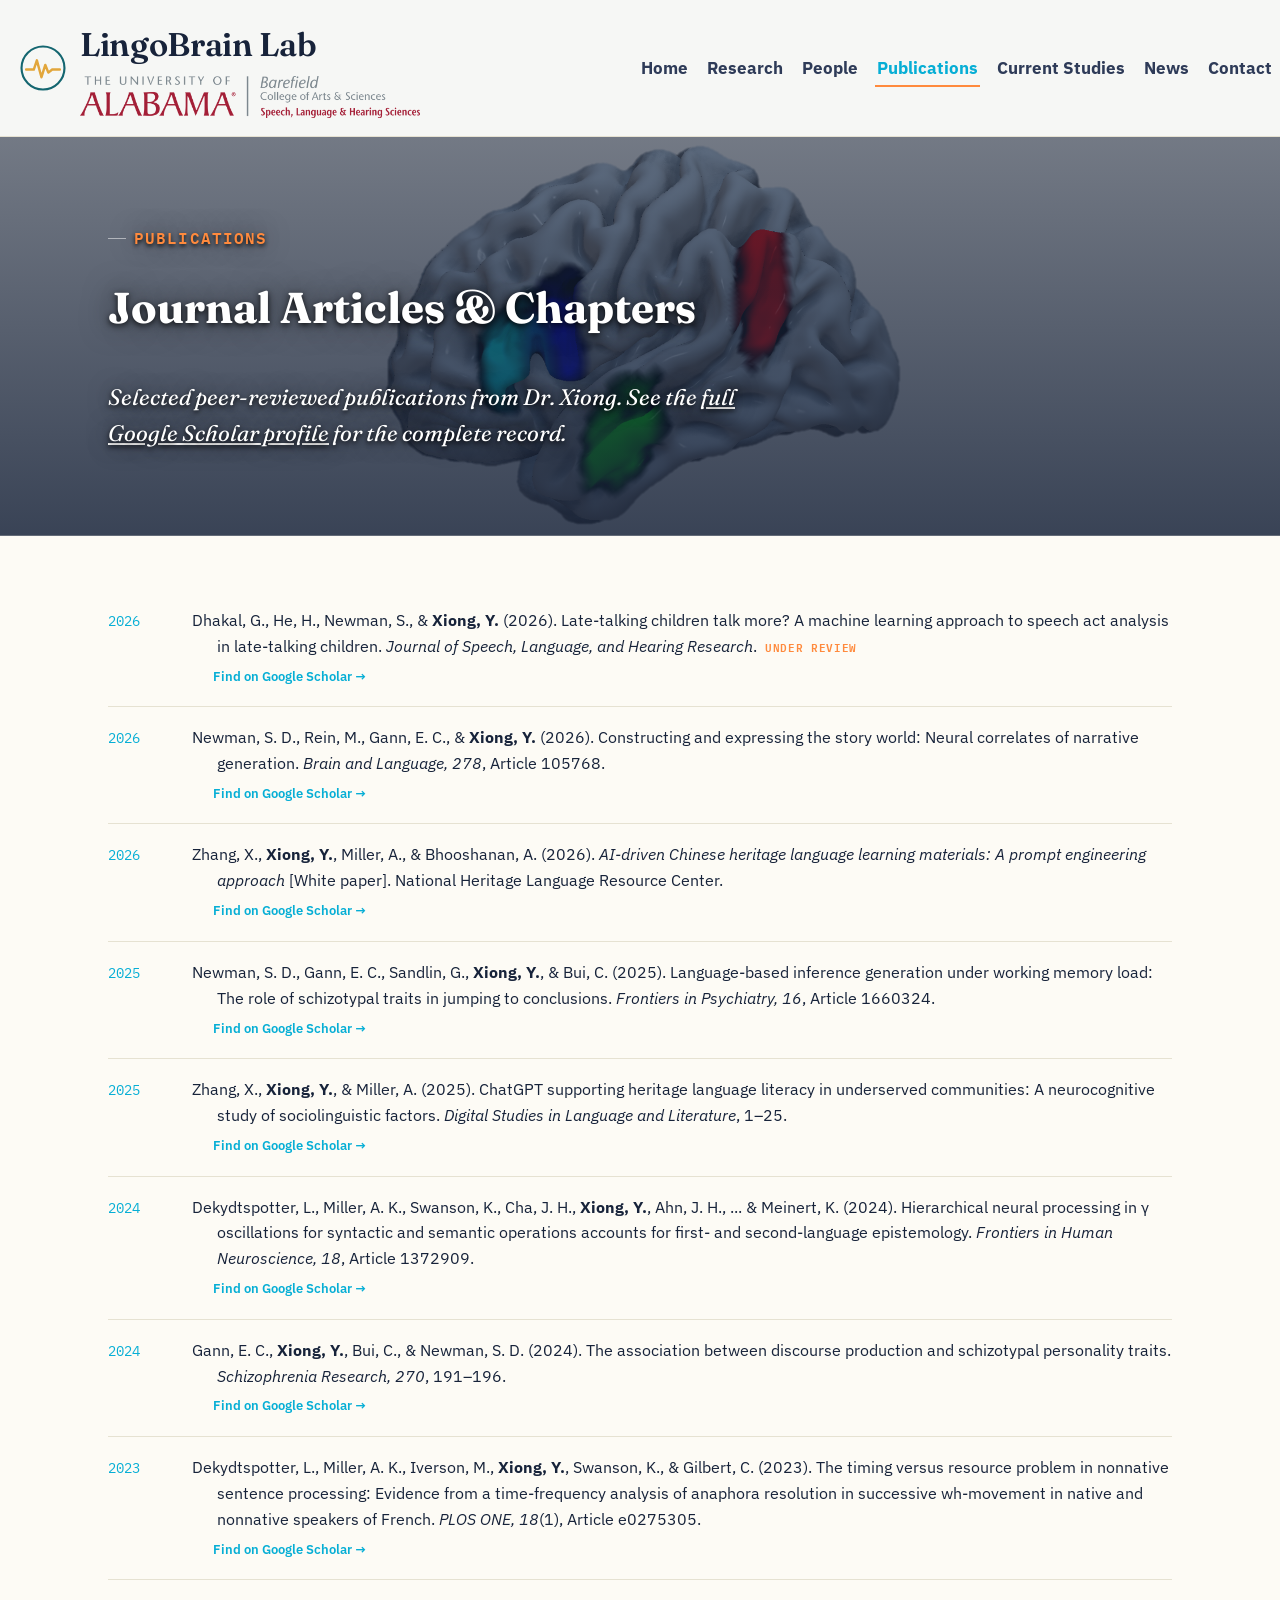
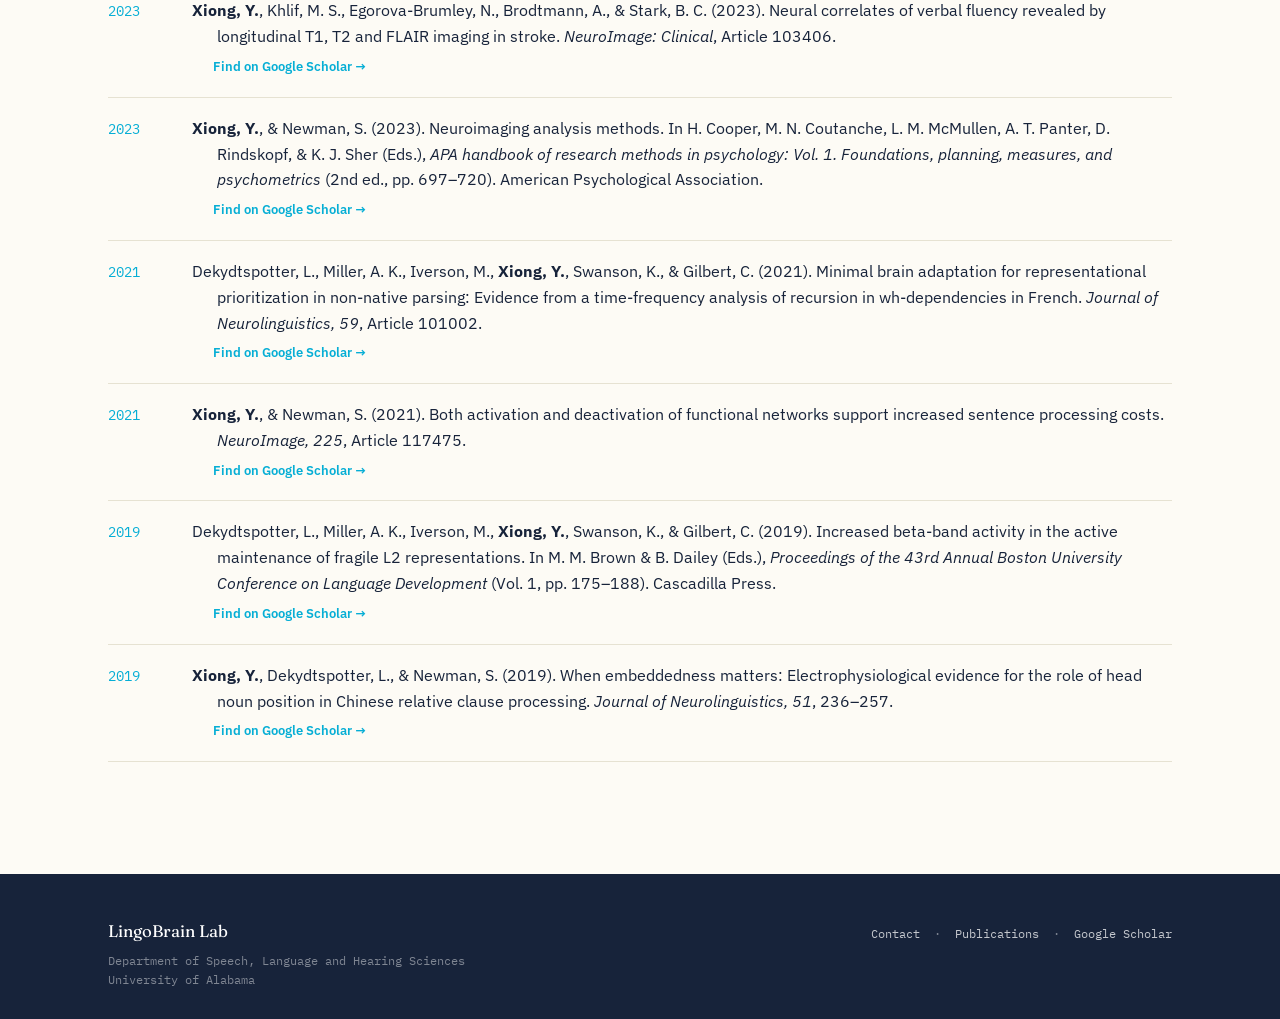
<file: publications.html>
<!DOCTYPE html>
<html lang="en">
<head>
<meta charset="UTF-8">
<meta name="viewport" content="width=device-width, initial-scale=1.0">
<title>Publications — LingoBrain Lab</title>
<link rel="preconnect" href="https://fonts.googleapis.com">
<link href="https://fonts.googleapis.com/css2?family=Fraunces:ital,wght@0,400;0,500;0,600;1,400&family=IBM+Plex+Sans:wght@400;500;600;700&family=IBM+Plex+Mono:wght@400;500&display=swap" rel="stylesheet">
<link rel="stylesheet" href="style.css">
</head>
<body>

<nav class="site-nav">
  <div class="nav-inner">
    <a href="index.html" class="brand">
      <svg width="36" height="36" viewBox="0 0 30 30" fill="none" xmlns="http://www.w3.org/2000/svg" aria-hidden="true">
        <circle cx="15" cy="15" r="14" stroke="#146670" stroke-width="1.4"/>
        <path d="M4 16 L9 16 L11 10 L14 21 L16.5 13 L18.5 18 L21 16 L26 16" stroke="#E2A63B" stroke-width="1.6" fill="none" stroke-linecap="round" stroke-linejoin="round"/>
      </svg>
      <span>LingoBrain Lab<img src="dept-logo.png" alt="Department of Speech, Language and Hearing Sciences, The University of Alabama" class="brand-logo"></span>
    </a>
    <button class="nav-toggle" aria-expanded="false">MENU</button>
    <ul class="nav-links">
      <li><a href="index.html">Home</a></li>
      <li><a href="research.html">Research</a></li>
      <li><a href="people.html">People</a></li>
      <li><a href="publications.html" class="active">Publications</a></li>
      <li><a href="studies.html">Current Studies</a></li>
      <li><a href="news.html">News</a></li>
      <li><a href="contact.html">Contact</a></li>
    </ul>
  </div>
</nav>

<header class="hero" style="padding-bottom:56px;">
  <div class="wrap">
    <span class="eyebrow">Publications</span>
    <h1 class="hero-title-oneline">Journal Articles &amp; Chapters</h1>
    <p class="lede">Selected peer-reviewed publications from Dr. Xiong. See the <a href="https://scholar.google.com/citations?hl=en&user=e1KBEk8AAAAJ" style="color:#fff; text-decoration:underline;">full Google Scholar profile</a> for the complete record.</p>
  </div>
</header>

<section>
  <div class="wrap">
    <ul class="pub-list">

      <li class="pub-item" data-year="2026">
        <span class="pub-year">2026</span>
        <div>
          <p class="pub-cite">Dhakal, G., He, H., Newman, S., &amp; <strong>Xiong, Y.</strong> (2026). Late-talking children talk more? A machine learning approach to speech act analysis in late-talking children. <em>Journal of Speech, Language, and Hearing Research</em>.<span class="pub-status">Under review</span></p>
          <a class="pub-link" href="https://scholar.google.com/scholar?q=Late-talking%20children%20talk%20more%3F%20A%20machine%20learning%20approach%20to%20speech%20act%20analysis%20in%20late-talking%20children">Find on Google Scholar →</a>
        </div>
      </li>

      <li class="pub-item" data-year="2026">
        <span class="pub-year">2026</span>
        <div>
          <p class="pub-cite">Newman, S. D., Rein, M., Gann, E. C., &amp; <strong>Xiong, Y.</strong> (2026). Constructing and expressing the story world: Neural correlates of narrative generation. <em>Brain and Language, 278</em>, Article 105768.</p>
          <a class="pub-link" href="https://scholar.google.com/scholar?q=Constructing%20and%20expressing%20the%20story%20world%3A%20Neural%20correlates%20of%20narrative%20generation">Find on Google Scholar →</a>
        </div>
      </li>

      <li class="pub-item" data-year="2026">
        <span class="pub-year">2026</span>
        <div>
          <p class="pub-cite">Zhang, X., <strong>Xiong, Y.</strong>, Miller, A., &amp; Bhooshanan, A. (2026). <em>AI-driven Chinese heritage language learning materials: A prompt engineering approach</em> [White paper]. National Heritage Language Resource Center.</p>
          <a class="pub-link" href="https://scholar.google.com/scholar?q=AI-driven%20Chinese%20heritage%20language%20learning%20materials%3A%20A%20prompt%20engineering%20approach">Find on Google Scholar →</a>
        </div>
      </li>

      <li class="pub-item" data-year="2025">
        <span class="pub-year">2025</span>
        <div>
          <p class="pub-cite">Newman, S. D., Gann, E. C., Sandlin, G., <strong>Xiong, Y.</strong>, &amp; Bui, C. (2025). Language-based inference generation under working memory load: The role of schizotypal traits in jumping to conclusions. <em>Frontiers in Psychiatry, 16</em>, Article 1660324.</p>
          <a class="pub-link" href="https://scholar.google.com/scholar?q=Language-based%20inference%20generation%20under%20working%20memory%20load%3A%20The%20role%20of%20schizotypal%20traits%20in%20jumping%20to%20conclusions">Find on Google Scholar →</a>
        </div>
      </li>

      <li class="pub-item" data-year="2025">
        <span class="pub-year">2025</span>
        <div>
          <p class="pub-cite">Zhang, X., <strong>Xiong, Y.</strong>, &amp; Miller, A. (2025). ChatGPT supporting heritage language literacy in underserved communities: A neurocognitive study of sociolinguistic factors. <em>Digital Studies in Language and Literature</em>, 1–25.</p>
          <a class="pub-link" href="https://scholar.google.com/scholar?q=ChatGPT%20supporting%20heritage%20language%20literacy%20in%20underserved%20communities%3A%20A%20neurocognitive%20study%20of%20sociolinguistic%20factors">Find on Google Scholar →</a>
        </div>
      </li>

      <li class="pub-item" data-year="2024">
        <span class="pub-year">2024</span>
        <div>
          <p class="pub-cite">Dekydtspotter, L., Miller, A. K., Swanson, K., Cha, J. H., <strong>Xiong, Y.</strong>, Ahn, J. H., ... &amp; Meinert, K. (2024). Hierarchical neural processing in γ oscillations for syntactic and semantic operations accounts for first- and second-language epistemology. <em>Frontiers in Human Neuroscience, 18</em>, Article 1372909.</p>
          <a class="pub-link" href="https://scholar.google.com/scholar?q=Hierarchical%20neural%20processing%20in%20gamma%20oscillations%20for%20syntactic%20and%20semantic%20operations%20accounts%20for%20first-%20and%20second-language%20epistemology">Find on Google Scholar →</a>
        </div>
      </li>

      <li class="pub-item" data-year="2024">
        <span class="pub-year">2024</span>
        <div>
          <p class="pub-cite">Gann, E. C., <strong>Xiong, Y.</strong>, Bui, C., &amp; Newman, S. D. (2024). The association between discourse production and schizotypal personality traits. <em>Schizophrenia Research, 270</em>, 191–196.</p>
          <a class="pub-link" href="https://scholar.google.com/scholar?q=The%20association%20between%20discourse%20production%20and%20schizotypal%20personality%20traits">Find on Google Scholar →</a>
        </div>
      </li>

      <li class="pub-item" data-year="2023">
        <span class="pub-year">2023</span>
        <div>
          <p class="pub-cite">Dekydtspotter, L., Miller, A. K., Iverson, M., <strong>Xiong, Y.</strong>, Swanson, K., &amp; Gilbert, C. (2023). The timing versus resource problem in nonnative sentence processing: Evidence from a time-frequency analysis of anaphora resolution in successive wh-movement in native and nonnative speakers of French. <em>PLOS ONE, 18</em>(1), Article e0275305.</p>
          <a class="pub-link" href="https://scholar.google.com/scholar?q=The%20timing%20versus%20resource%20problem%20in%20nonnative%20sentence%20processing">Find on Google Scholar →</a>
        </div>
      </li>

      <li class="pub-item" data-year="2023">
        <span class="pub-year">2023</span>
        <div>
          <p class="pub-cite"><strong>Xiong, Y.</strong>, Khlif, M. S., Egorova-Brumley, N., Brodtmann, A., &amp; Stark, B. C. (2023). Neural correlates of verbal fluency revealed by longitudinal T1, T2 and FLAIR imaging in stroke. <em>NeuroImage: Clinical</em>, Article 103406.</p>
          <a class="pub-link" href="https://scholar.google.com/scholar?q=Neural%20correlates%20of%20verbal%20fluency%20revealed%20by%20longitudinal%20T1%2C%20T2%20and%20FLAIR%20imaging%20in%20stroke">Find on Google Scholar →</a>
        </div>
      </li>

      <li class="pub-item" data-year="2023">
        <span class="pub-year">2023</span>
        <div>
          <p class="pub-cite"><strong>Xiong, Y.</strong>, &amp; Newman, S. (2023). Neuroimaging analysis methods. In H. Cooper, M. N. Coutanche, L. M. McMullen, A. T. Panter, D. Rindskopf, &amp; K. J. Sher (Eds.), <em>APA handbook of research methods in psychology: Vol. 1. Foundations, planning, measures, and psychometrics</em> (2nd ed., pp. 697–720). American Psychological Association.</p>
          <a class="pub-link" href="https://scholar.google.com/scholar?q=Neuroimaging%20analysis%20methods%20APA%20handbook%20of%20research%20methods%20in%20psychology">Find on Google Scholar →</a>
        </div>
      </li>

      <li class="pub-item" data-year="2021">
        <span class="pub-year">2021</span>
        <div>
          <p class="pub-cite">Dekydtspotter, L., Miller, A. K., Iverson, M., <strong>Xiong, Y.</strong>, Swanson, K., &amp; Gilbert, C. (2021). Minimal brain adaptation for representational prioritization in non-native parsing: Evidence from a time-frequency analysis of recursion in wh-dependencies in French. <em>Journal of Neurolinguistics, 59</em>, Article 101002.</p>
          <a class="pub-link" href="https://scholar.google.com/scholar?q=Minimal%20brain%20adaptation%20for%20representational%20prioritization%20in%20non-native%20parsing">Find on Google Scholar →</a>
        </div>
      </li>

      <li class="pub-item" data-year="2021">
        <span class="pub-year">2021</span>
        <div>
          <p class="pub-cite"><strong>Xiong, Y.</strong>, &amp; Newman, S. (2021). Both activation and deactivation of functional networks support increased sentence processing costs. <em>NeuroImage, 225</em>, Article 117475.</p>
          <a class="pub-link" href="https://scholar.google.com/scholar?q=Both%20activation%20and%20deactivation%20of%20functional%20networks%20support%20increased%20sentence%20processing%20costs">Find on Google Scholar →</a>
        </div>
      </li>

      <li class="pub-item" data-year="2019">
        <span class="pub-year">2019</span>
        <div>
          <p class="pub-cite">Dekydtspotter, L., Miller, A. K., Iverson, M., <strong>Xiong, Y.</strong>, Swanson, K., &amp; Gilbert, C. (2019). Increased beta-band activity in the active maintenance of fragile L2 representations. In M. M. Brown &amp; B. Dailey (Eds.), <em>Proceedings of the 43rd Annual Boston University Conference on Language Development</em> (Vol. 1, pp. 175–188). Cascadilla Press.</p>
          <a class="pub-link" href="https://scholar.google.com/scholar?q=Increased%20beta-band%20activity%20in%20the%20active%20maintenance%20of%20fragile%20L2%20representations">Find on Google Scholar →</a>
        </div>
      </li>

      <li class="pub-item" data-year="2019">
        <span class="pub-year">2019</span>
        <div>
          <p class="pub-cite"><strong>Xiong, Y.</strong>, Dekydtspotter, L., &amp; Newman, S. (2019). When embeddedness matters: Electrophysiological evidence for the role of head noun position in Chinese relative clause processing. <em>Journal of Neurolinguistics, 51</em>, 236–257.</p>
          <a class="pub-link" href="https://scholar.google.com/scholar?q=When%20embeddedness%20matters%3A%20Electrophysiological%20evidence%20for%20the%20role%20of%20head%20noun%20position%20in%20Chinese%20relative%20clause%20processing">Find on Google Scholar →</a>
        </div>
      </li>

    </ul>
  </div>
</section>

<footer>
  <div class="wrap">
    <div>
      <div class="f-brand">LingoBrain Lab</div>
      <div class="f-meta">Department of Speech, Language and Hearing Sciences<br>University of Alabama</div>
    </div>
    <div>
      <div class="f-meta">
        <a href="contact.html">Contact</a> &nbsp;·&nbsp;
        <a href="publications.html">Publications</a> &nbsp;·&nbsp;
        <a href="https://scholar.google.com/citations?hl=en&user=e1KBEk8AAAAJ">Google Scholar</a>
      </div>
    </div>
  </div>
</footer>

<script src="script.js"></script>
</body>
</html>
</file>
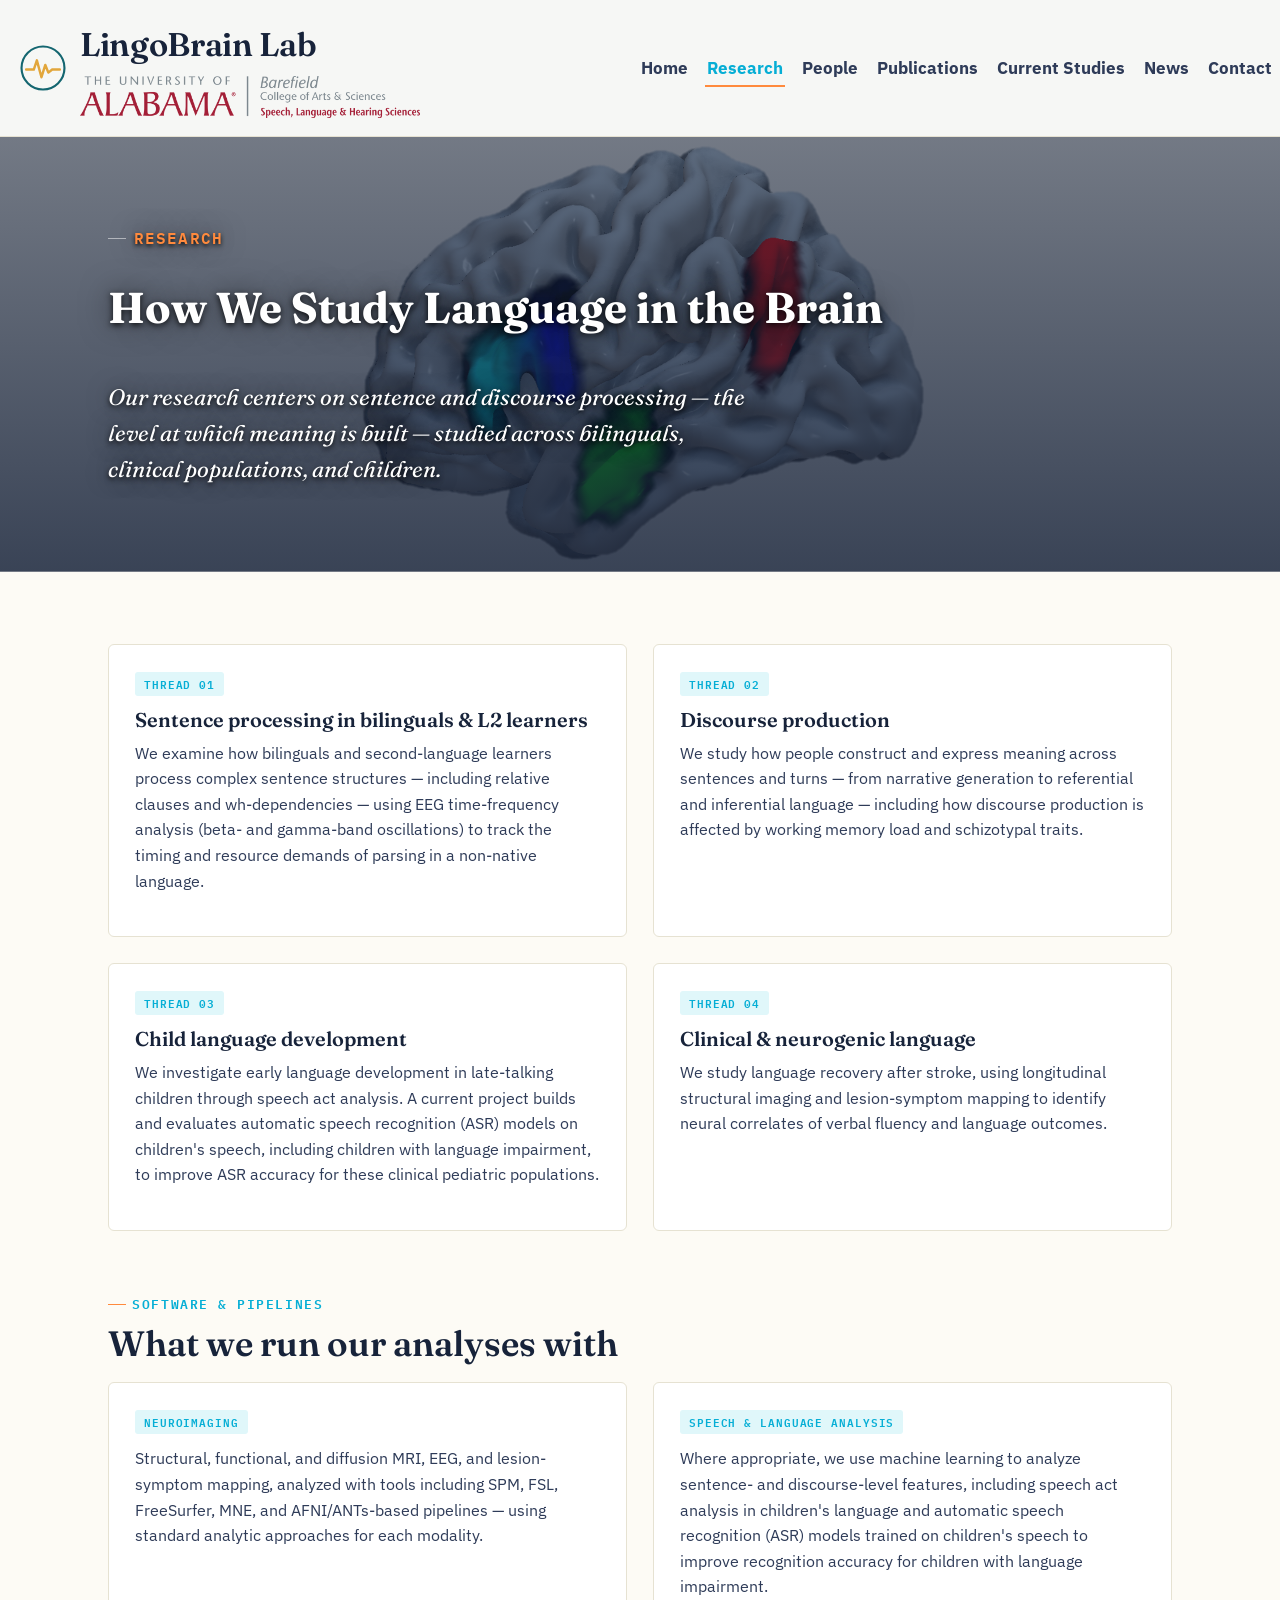
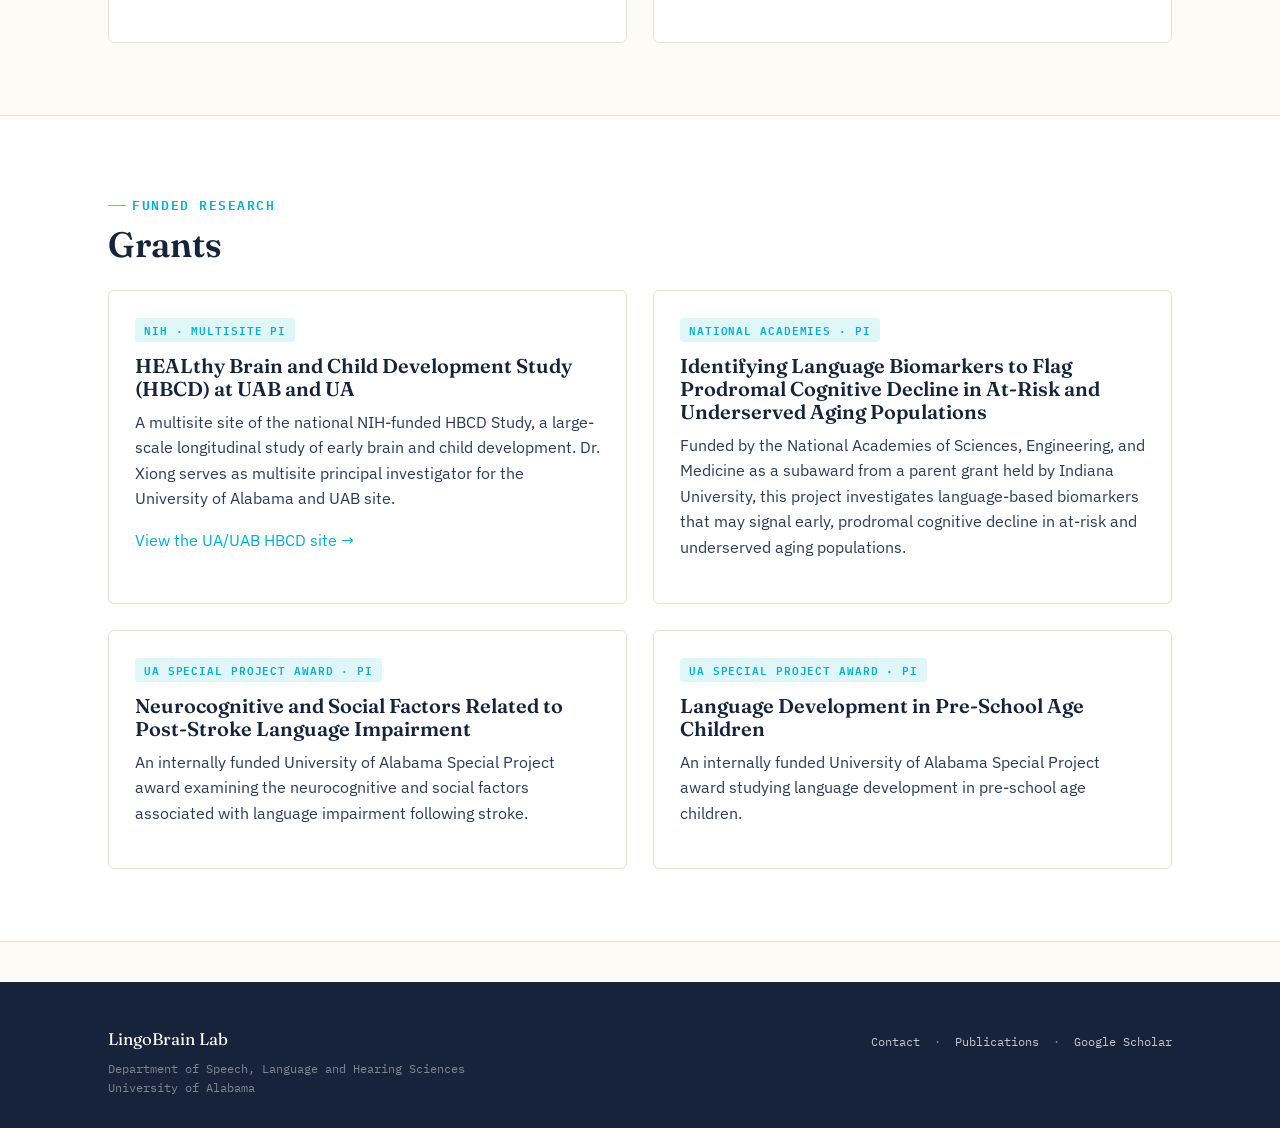
<file: research.html>
<!DOCTYPE html>
<html lang="en">
<head>
<meta charset="UTF-8">
<meta name="viewport" content="width=device-width, initial-scale=1.0">
<title>Research — LingoBrain Lab</title>
<link rel="preconnect" href="https://fonts.googleapis.com">
<link href="https://fonts.googleapis.com/css2?family=Fraunces:ital,wght@0,400;0,500;0,600;1,400&family=IBM+Plex+Sans:wght@400;500;600;700&family=IBM+Plex+Mono:wght@400;500&display=swap" rel="stylesheet">
<link rel="stylesheet" href="style.css">
</head>
<body>

<nav class="site-nav">
  <div class="nav-inner">
    <a href="index.html" class="brand">
      <svg width="36" height="36" viewBox="0 0 30 30" fill="none" xmlns="http://www.w3.org/2000/svg" aria-hidden="true">
        <circle cx="15" cy="15" r="14" stroke="#146670" stroke-width="1.4"/>
        <path d="M4 16 L9 16 L11 10 L14 21 L16.5 13 L18.5 18 L21 16 L26 16" stroke="#E2A63B" stroke-width="1.6" fill="none" stroke-linecap="round" stroke-linejoin="round"/>
      </svg>
      <span>LingoBrain Lab<img src="dept-logo.png" alt="Department of Speech, Language and Hearing Sciences, The University of Alabama" class="brand-logo"></span>
    </a>
    <button class="nav-toggle" aria-expanded="false">MENU</button>
    <ul class="nav-links">
      <li><a href="index.html">Home</a></li>
      <li><a href="research.html" class="active">Research</a></li>
      <li><a href="people.html">People</a></li>
      <li><a href="publications.html">Publications</a></li>
      <li><a href="studies.html">Current Studies</a></li>
      <li><a href="news.html">News</a></li>
      <li><a href="contact.html">Contact</a></li>
    </ul>
  </div>
</nav>

<header class="hero" style="padding-bottom:56px;">
  <div class="wrap">
    <span class="eyebrow">Research</span>
    <h1 class="hero-title-oneline">How We Study Language in the Brain</h1>
    <p class="lede">Our research centers on sentence and discourse processing — the level at which meaning is built — studied across bilinguals, clinical populations, and children.</p>
  </div>
</header>

<section>
  <div class="wrap">
    <div class="grid-2" style="margin-bottom:56px;">
      <div class="card">
        <span class="tag">Thread 01</span>
        <h3>Sentence processing in bilinguals &amp; L2 learners</h3>
        <p>We examine how bilinguals and second-language learners process complex sentence structures — including relative clauses and wh-dependencies — using EEG time-frequency analysis (beta- and gamma-band oscillations) to track the timing and resource demands of parsing in a non-native language.</p>
      </div>
      <div class="card">
        <span class="tag">Thread 02</span>
        <h3>Discourse production</h3>
        <p>We study how people construct and express meaning across sentences and turns — from narrative generation to referential and inferential language — including how discourse production is affected by working memory load and schizotypal traits.</p>
      </div>
      <div class="card">
        <span class="tag">Thread 03</span>
        <h3>Child language development</h3>
        <p>We investigate early language development in late-talking children through speech act analysis. A current project builds and evaluates automatic speech recognition (ASR) models on children's speech, including children with language impairment, to improve ASR accuracy for these clinical pediatric populations.</p>
      </div>
      <div class="card">
        <span class="tag">Thread 04</span>
        <h3>Clinical &amp; neurogenic language</h3>
        <p>We study language recovery after stroke, using longitudinal structural imaging and lesion-symptom mapping to identify neural correlates of verbal fluency and language outcomes.</p>
      </div>
    </div>

    <span class="eyebrow">Software &amp; pipelines</span>
    <h2>What we run our analyses with</h2>
    <div class="grid-2">
      <div class="card">
        <span class="tag">Neuroimaging</span>
        <p>Structural, functional, and diffusion MRI, EEG, and lesion-symptom mapping, analyzed with tools including SPM, FSL, FreeSurfer, MNE, and AFNI/ANTs-based pipelines — using standard analytic approaches for each modality.</p>
      </div>
      <div class="card">
        <span class="tag">Speech &amp; Language Analysis</span>
        <p>Where appropriate, we use machine learning to analyze sentence- and discourse-level features, including speech act analysis in children's language and automatic speech recognition (ASR) models trained on children's speech to improve recognition accuracy for children with language impairment.</p>
      </div>
    </div>
  </div>
</section>

<section class="section-alt">
  <div class="wrap">
    <span class="eyebrow">Funded research</span>
    <h2>Grants</h2>
    <div class="grid-2" style="margin-top:24px;">
      <div class="card">
        <span class="tag">NIH · Multisite PI</span>
        <h3>HEALthy Brain and Child Development Study (HBCD) at UAB and UA</h3>
        <p>A multisite site of the national NIH-funded HBCD Study, a large-scale longitudinal study of early brain and child development. Dr. Xiong serves as multisite principal investigator for the University of Alabama and UAB site.</p>
        <p style="margin-top:10px;"><a href="https://hbcdstudy.org/recruitment_sites/university-of-alabama/">View the UA/UAB HBCD site →</a></p>
      </div>
      <div class="card">
        <span class="tag">National Academies · PI</span>
        <h3>Identifying Language Biomarkers to Flag Prodromal Cognitive Decline in At-Risk and Underserved Aging Populations</h3>
        <p>Funded by the National Academies of Sciences, Engineering, and Medicine as a subaward from a parent grant held by Indiana University, this project investigates language-based biomarkers that may signal early, prodromal cognitive decline in at-risk and underserved aging populations.</p>
      </div>
      <div class="card">
        <span class="tag">UA Special Project Award · PI</span>
        <h3>Neurocognitive and Social Factors Related to Post-Stroke Language Impairment</h3>
        <p>An internally funded University of Alabama Special Project award examining the neurocognitive and social factors associated with language impairment following stroke.</p>
      </div>
      <div class="card">
        <span class="tag">UA Special Project Award · PI</span>
        <h3>Language Development in Pre-School Age Children</h3>
        <p>An internally funded University of Alabama Special Project award studying language development in pre-school age children.</p>
      </div>
    </div>
  </div>
</section>

<footer>
  <div class="wrap">
    <div>
      <div class="f-brand">LingoBrain Lab</div>
      <div class="f-meta">Department of Speech, Language and Hearing Sciences<br>University of Alabama</div>
    </div>
    <div>
      <div class="f-meta">
        <a href="contact.html">Contact</a> &nbsp;·&nbsp;
        <a href="publications.html">Publications</a> &nbsp;·&nbsp;
        <a href="https://scholar.google.com/citations?hl=en&user=e1KBEk8AAAAJ">Google Scholar</a>
      </div>
    </div>
  </div>
</footer>

<script src="script.js"></script>
</body>
</html>
</file>
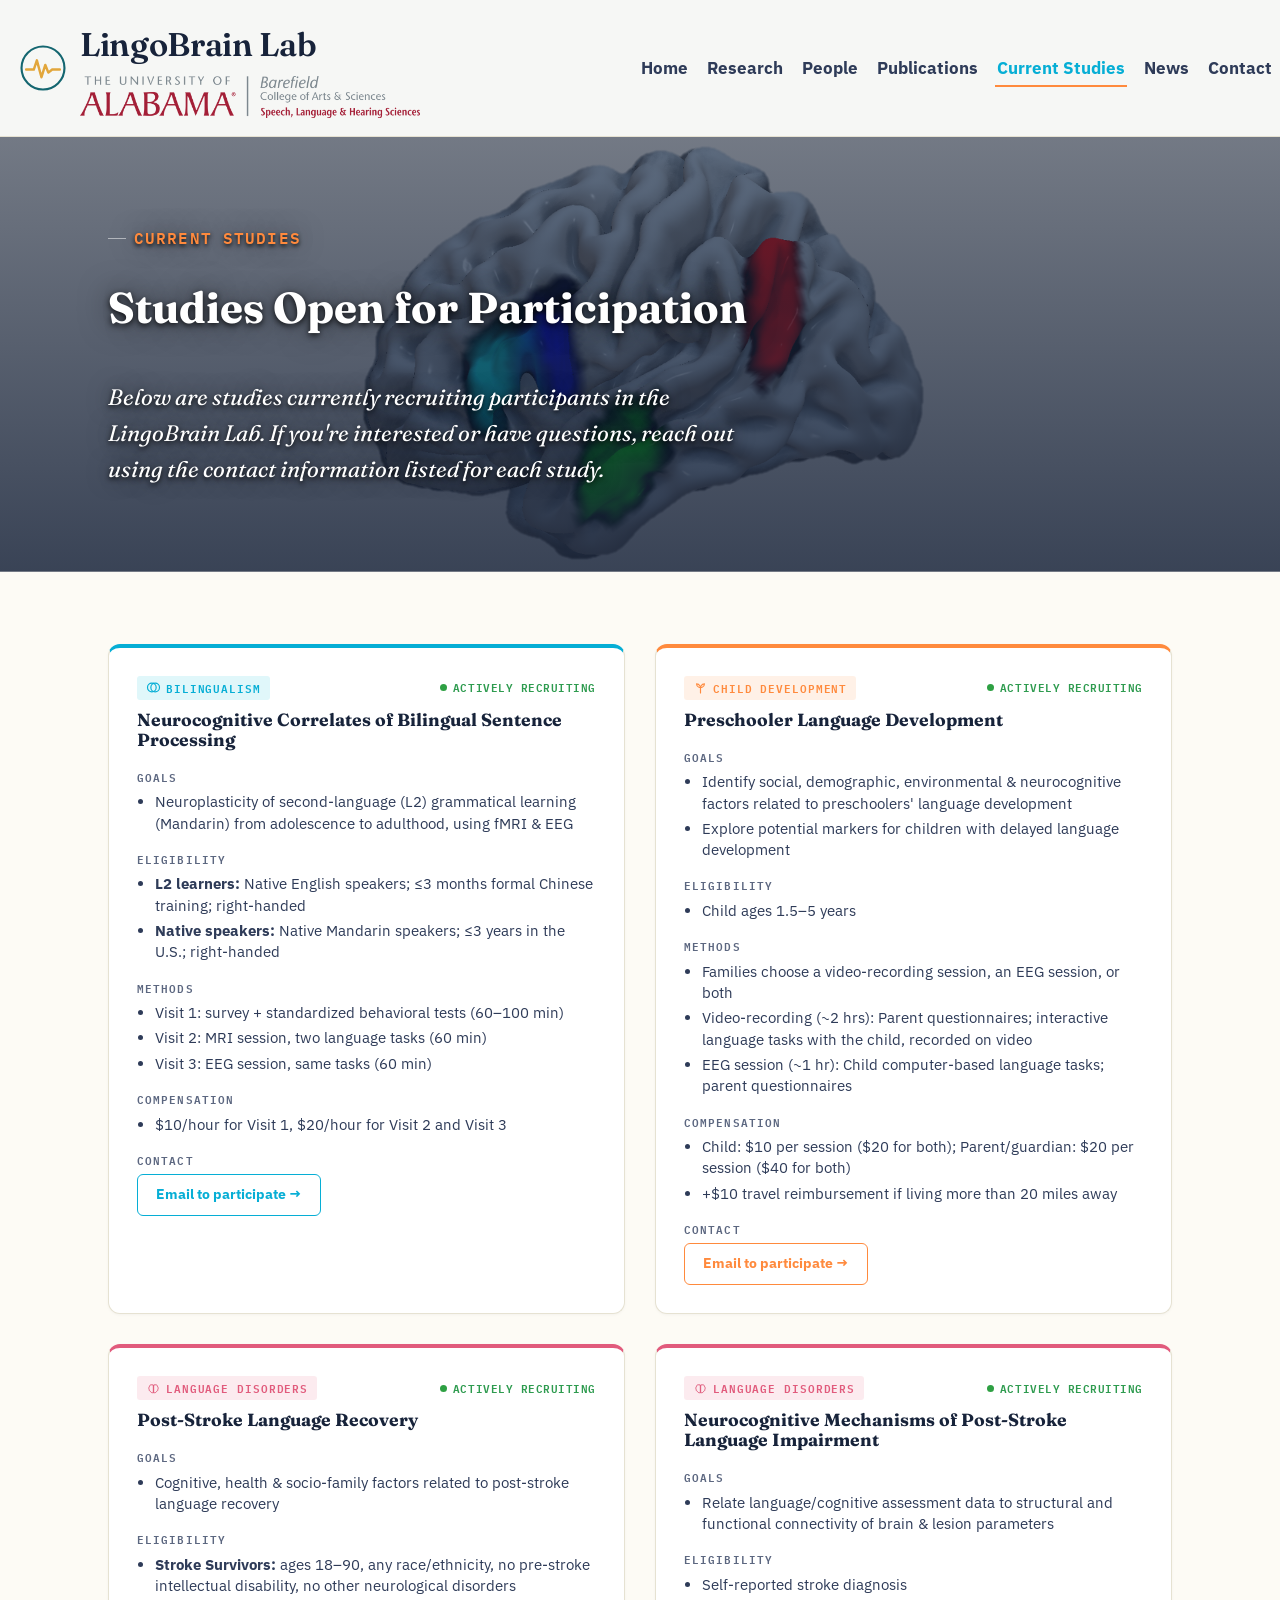
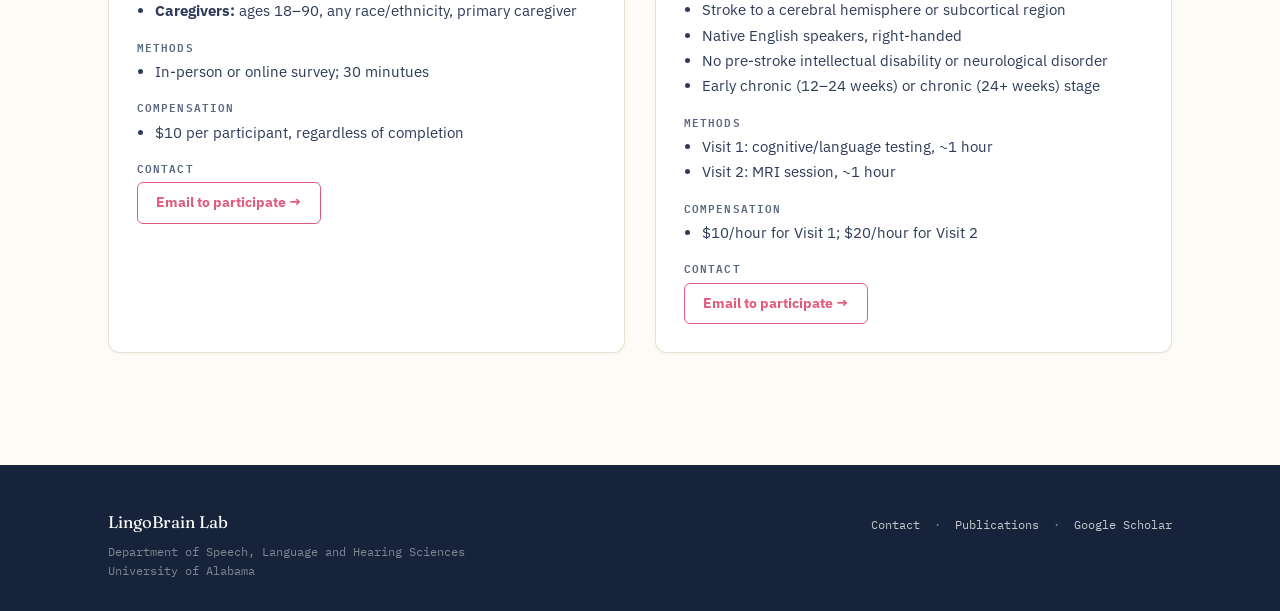
<file: studies.html>
<!DOCTYPE html>
<html lang="en">
<head>
<meta charset="UTF-8">
<meta name="viewport" content="width=device-width, initial-scale=1.0">
<title>Current Studies — LingoBrain Lab</title>
<link rel="preconnect" href="https://fonts.googleapis.com">
<link href="https://fonts.googleapis.com/css2?family=Fraunces:ital,wght@0,400;0,500;0,600;1,400&family=IBM+Plex+Sans:wght@400;500;600;700&family=IBM+Plex+Mono:wght@400;500&display=swap" rel="stylesheet">
<link rel="stylesheet" href="style.css">
</head>
<body>

<nav class="site-nav">
  <div class="nav-inner">
    <a href="index.html" class="brand">
      <svg width="36" height="36" viewBox="0 0 30 30" fill="none" xmlns="http://www.w3.org/2000/svg" aria-hidden="true">
        <circle cx="15" cy="15" r="14" stroke="#146670" stroke-width="1.4"/>
        <path d="M4 16 L9 16 L11 10 L14 21 L16.5 13 L18.5 18 L21 16 L26 16" stroke="#E2A63B" stroke-width="1.6" fill="none" stroke-linecap="round" stroke-linejoin="round"/>
      </svg>
      <span>LingoBrain Lab<img src="dept-logo.png" alt="Department of Speech, Language and Hearing Sciences, The University of Alabama" class="brand-logo"></span>
    </a>
    <button class="nav-toggle" aria-expanded="false">MENU</button>
    <ul class="nav-links">
      <li><a href="index.html">Home</a></li>
      <li><a href="research.html">Research</a></li>
      <li><a href="people.html">People</a></li>
      <li><a href="publications.html">Publications</a></li>
      <li><a href="studies.html" class="active">Current Studies</a></li>
      <li><a href="news.html">News</a></li>
      <li><a href="contact.html">Contact</a></li>
    </ul>
  </div>
</nav>

<header class="hero" style="padding-bottom:56px;">
  <div class="wrap">
    <span class="eyebrow">Current Studies</span>
    <h1 class="hero-title-oneline">Studies Open for Participation</h1>
    <p class="lede">Below are studies currently recruiting participants in the LingoBrain Lab. If you're interested or have questions, reach out using the contact information listed for each study.</p>
  </div>
</header>

<section>
  <div class="wrap">

    <div class="studies-grid">

    <div class="study-card study-accent-teal">
      <div class="study-card-header">
        <span class="tag"><svg width="15" height="15" viewBox="0 0 18 18" fill="none" xmlns="http://www.w3.org/2000/svg" style="margin-right:5px;vertical-align:-2px;"><circle cx="7" cy="9" r="5.2" stroke="currentColor" stroke-width="1.4"/><circle cx="11" cy="9" r="5.2" stroke="currentColor" stroke-width="1.4"/></svg>Bilingualism</span>
        <span class="study-status"><span class="status-dot"></span>Actively Recruiting</span>
      </div>
      <h3>Neurocognitive Correlates of Bilingual Sentence Processing</h3>

      <div class="study-field">
        <span class="study-label">Goals</span>
        <ul>
          <li>Neuroplasticity of second-language (L2) grammatical learning (Mandarin) from adolescence to adulthood, using fMRI &amp; EEG</li>
        </ul>
      </div>

      <div class="study-field">
        <span class="study-label">Eligibility</span>
        <ul>
          <li><strong>L2 learners:</strong> Native English speakers; ≤3 months formal Chinese training; right-handed</li>
          <li><strong>Native speakers:</strong> Native Mandarin speakers; ≤3 years in the U.S.; right-handed</li>
        </ul>
      </div>

      <div class="study-field">
        <span class="study-label">Methods</span>
        <ul>
          <li>Visit 1: survey + standardized behavioral tests (60–100 min)</li>
          <li>Visit 2: MRI session, two language tasks (60 min)</li>
          <li>Visit 3: EEG session, same tasks (60 min)</li>
        </ul>
      </div>

      <div class="study-field">
        <span class="study-label">Compensation</span>
        <ul><li>$10/hour for Visit 1, $20/hour for Visit 2 and Visit 3</li></ul>
      </div>

      <div class="study-field">
        <span class="study-label">Contact</span>
        <a href="mailto:yxiong5@ua.edu" class="study-contact-btn">Email to participate →</a>
      </div>
    </div>

    <div class="study-card study-accent-amber">
      <div class="study-card-header">
        <span class="tag"><svg width="15" height="15" viewBox="0 0 18 18" fill="none" xmlns="http://www.w3.org/2000/svg" style="margin-right:5px;vertical-align:-2px;"><path d="M9 15.5V9" stroke="currentColor" stroke-width="1.4" stroke-linecap="round"/><path d="M9 9C9 9 4.2 9 4.2 4.6C8.6 4.6 9 9 9 9Z" stroke="currentColor" stroke-width="1.3" stroke-linejoin="round"/><path d="M9 9C9 9 13.8 9 13.8 4.6C9.4 4.6 9 9 9 9Z" stroke="currentColor" stroke-width="1.3" stroke-linejoin="round"/></svg>Child Development</span>
        <span class="study-status"><span class="status-dot"></span>Actively Recruiting</span>
      </div>
      <h3>Preschooler Language Development</h3>

      <div class="study-field">
        <span class="study-label">Goals</span>
        <ul>
          <li>Identify social, demographic, environmental &amp; neurocognitive factors related to preschoolers' language development</li>
          <li>Explore potential markers for children with delayed language development</li>
        </ul>
      </div>

      <div class="study-field">
        <span class="study-label">Eligibility</span>
        <ul><li>Child ages 1.5–5 years</li></ul>
      </div>

      <div class="study-field">
        <span class="study-label">Methods</span>
        <ul>
          <li>Families choose a video-recording session, an EEG session, or both</li>
          <li>Video-recording (~2 hrs): Parent questionnaires; interactive language tasks with the child, recorded on video</li>
          <li>EEG session (~1 hr): Child computer-based language tasks; parent questionnaires</li>
          </ul>
      </div>

      <div class="study-field">
        <span class="study-label">Compensation</span>
        <ul>
          <li>Child: $10 per session ($20 for both); Parent/guardian: $20 per session ($40 for both)</li>
          <li>+$10 travel reimbursement if living more than 20 miles away</li>
        </ul>
      </div>

      <div class="study-field">
        <span class="study-label">Contact</span>
        <a href="mailto:yxiong5@ua.edu" class="study-contact-btn">Email to participate →</a>
      </div>
    </div>

    <div class="study-card study-accent-rose">
      <div class="study-card-header">
        <span class="tag"><svg width="15" height="15" viewBox="0 0 18 18" fill="none" xmlns="http://www.w3.org/2000/svg" style="margin-right:5px;vertical-align:-2px;"><path d="M6.2 4.6C4.8 4.6 3.9 5.8 4.1 7.1C3.3 7.7 3.1 9 3.8 9.8C3.5 10.9 4.2 12.1 5.3 12.4C5.5 13.4 6.4 14.1 7.4 13.9C7.8 14.2 8.4 14.3 8.8 14.1V4.9C8.3 4.7 7.7 4.5 7.1 4.5C6.8 4.5 6.5 4.5 6.2 4.6Z" stroke="currentColor" stroke-width="1.2" stroke-linejoin="round"/><path d="M11.8 4.6C13.2 4.6 14.1 5.8 13.9 7.1C14.7 7.7 14.9 9 14.2 9.8C14.5 10.9 13.8 12.1 12.7 12.4C12.5 13.4 11.6 14.1 10.6 13.9C10.2 14.2 9.6 14.3 9.2 14.1V4.9C9.7 4.7 10.3 4.5 10.9 4.5C11.2 4.5 11.5 4.5 11.8 4.6Z" stroke="currentColor" stroke-width="1.2" stroke-linejoin="round"/></svg>Language Disorders</span>
        <span class="study-status"><span class="status-dot"></span>Actively Recruiting</span>
      </div>
      <h3>Post-Stroke Language Recovery</h3>

      <div class="study-field">
        <span class="study-label">Goals</span>
        <ul>
          <li>Cognitive, health &amp; socio-family factors related to post-stroke language recovery</li>
        </ul>
      </div>

      <div class="study-field">
        <span class="study-label">Eligibility</span>
        <ul>
          <li><strong>Stroke Survivors:</strong> ages 18–90, any race/ethnicity, no pre-stroke intellectual disability, no other neurological disorders</li>
          <li><strong>Caregivers:</strong> ages 18–90, any race/ethnicity, primary caregiver</li>
        </ul>
      </div>

      <div class="study-field">
        <span class="study-label">Methods</span>
        <ul><li>In-person or online survey; 30 minutues</li></ul>
      </div>

      <div class="study-field">
        <span class="study-label">Compensation</span>
        <ul><li>$10 per participant, regardless of completion</li></ul>
      </div>

      <div class="study-field">
        <span class="study-label">Contact</span>
        <a href="mailto:yxiong5@ua.edu" class="study-contact-btn">Email to participate →</a>
      </div>
    </div>

    <div class="study-card study-accent-rose">
      <div class="study-card-header">
        <span class="tag"><svg width="15" height="15" viewBox="0 0 18 18" fill="none" xmlns="http://www.w3.org/2000/svg" style="margin-right:5px;vertical-align:-2px;"><path d="M6.2 4.6C4.8 4.6 3.9 5.8 4.1 7.1C3.3 7.7 3.1 9 3.8 9.8C3.5 10.9 4.2 12.1 5.3 12.4C5.5 13.4 6.4 14.1 7.4 13.9C7.8 14.2 8.4 14.3 8.8 14.1V4.9C8.3 4.7 7.7 4.5 7.1 4.5C6.8 4.5 6.5 4.5 6.2 4.6Z" stroke="currentColor" stroke-width="1.2" stroke-linejoin="round"/><path d="M11.8 4.6C13.2 4.6 14.1 5.8 13.9 7.1C14.7 7.7 14.9 9 14.2 9.8C14.5 10.9 13.8 12.1 12.7 12.4C12.5 13.4 11.6 14.1 10.6 13.9C10.2 14.2 9.6 14.3 9.2 14.1V4.9C9.7 4.7 10.3 4.5 10.9 4.5C11.2 4.5 11.5 4.5 11.8 4.6Z" stroke="currentColor" stroke-width="1.2" stroke-linejoin="round"/></svg>Language Disorders</span>
        <span class="study-status"><span class="status-dot"></span>Actively Recruiting</span>
      </div>
      <h3>Neurocognitive Mechanisms of Post-Stroke Language Impairment</h3>

      <div class="study-field">
        <span class="study-label">Goals</span>
        <ul>
          <li>Relate language/cognitive assessment data to structural and functional connectivity of brain &amp; lesion parameters</li>
        </ul>
      </div>

      <div class="study-field">
        <span class="study-label">Eligibility</span>
        <ul>
          <li>Self-reported stroke diagnosis</li>
          <li>Stroke to a cerebral hemisphere or subcortical region</li>
          <li>Native English speakers, right-handed</li>
          <li>No pre-stroke intellectual disability or neurological disorder</li>
          <li>Early chronic (12–24 weeks) or chronic (24+ weeks) stage</li>
        </ul>
      </div>

      <div class="study-field">
        <span class="study-label">Methods</span>
        <ul>
          <li>Visit 1: cognitive/language testing, ~1 hour</li>
          <li>Visit 2: MRI session, ~1 hour</li>
        </ul>
      </div>

      <div class="study-field">
        <span class="study-label">Compensation</span>
        <ul><li>$10/hour for Visit 1; $20/hour for Visit 2</li></ul>
      </div>

      <div class="study-field">
        <span class="study-label">Contact</span>
        <a href="mailto:yxiong5@ua.edu" class="study-contact-btn">Email to participate →</a>
      </div>
    </div>

    </div>
  </div>
</section>

<footer>
  <div class="wrap">
    <div>
      <div class="f-brand">LingoBrain Lab</div>
      <div class="f-meta">Department of Speech, Language and Hearing Sciences<br>University of Alabama</div>
    </div>
    <div>
      <div class="f-meta">
        <a href="contact.html">Contact</a> &nbsp;·&nbsp;
        <a href="publications.html">Publications</a> &nbsp;·&nbsp;
        <a href="https://scholar.google.com/citations?hl=en&user=e1KBEk8AAAAJ">Google Scholar</a>
      </div>
    </div>
  </div>
</footer>

<script src="script.js"></script>
</body>
</html>
</file>
<file: style.css>
/* ============================================
   LingoBrain Lab — Design tokens
   ============================================ */
:root{
  --ink: #17233A;
  --ink-soft: #2E3B58;
  --paper: #FDFBF5;
  --paper-dim: #F4F0E2;
  --panel: #FFFFFF;
  --teal: #06AED5;
  --teal-deep: #0891B2;
  --teal-mist: #E0F7FA;
  --amber: #FF8A3D;
  --rose: #E15B7C;
  --slate: #5C6780;
  --line: #E6E2D2;

  --font-display: "Fraunces", Georgia, serif;
  --font-body: "IBM Plex Sans", -apple-system, BlinkMacSystemFont, sans-serif;
  --font-mono: "IBM Plex Mono", ui-monospace, SFMono-Regular, monospace;

  --max: 1120px;
  --radius: 6px;
}

*{ box-sizing: border-box; }
html{ scroll-behavior: smooth; }
body{
  margin:0;
  background: var(--paper);
  color: var(--ink);
  font-family: var(--font-body);
  font-size: 16px;
  line-height: 1.6;
  -webkit-font-smoothing: antialiased;
}
img{ max-width:100%; display:block; }
a{ color: var(--teal); text-decoration: none; }
a:hover{ text-decoration: underline; }
a:focus-visible, button:focus-visible{
  outline: 2px solid var(--amber);
  outline-offset: 3px;
}

.wrap{ max-width: var(--max); margin: 0 auto; padding: 0 28px; }

h1,h2,h3,h4{
  font-family: var(--font-display);
  font-weight: 600;
  line-height: 1.15;
  margin: 0 0 .5em;
  color: var(--ink);
}
h1{ font-size: clamp(2.2rem, 4.5vw, 3.4rem); font-weight: 500; }
h2{ font-size: clamp(1.6rem, 3vw, 2.2rem); }
.h2-tight{
  font-size: clamp(1.15rem, 2.4vw, 2.2rem);
  white-space: nowrap;
}
@media (max-width: 640px){
  .h2-tight{ white-space: normal; }
}
h3{ font-size: 1.25rem; }
p{ margin: 0 0 1em; color: var(--ink-soft); }
.eyebrow{
  font-family: var(--font-mono);
  font-size: .8rem;
  font-weight: 600;
  letter-spacing: .12em;
  text-transform: uppercase;
  color: var(--teal);
  display: inline-flex;
  align-items: center;
  gap: .5em;
  margin-bottom: .75em;
}
.eyebrow::before{
  content:"";
  width: 18px; height: 1px;
  background: var(--amber);
  display:inline-block;
}

/* ============================================
   Nav
   ============================================ */
.site-nav{
  position: sticky; top:0; z-index: 50;
  background: rgba(246,247,245,0.92);
  backdrop-filter: blur(8px);
  border-bottom: 1px solid var(--line);
}
.nav-inner{
  max-width: 1300px; margin: 0 auto; padding: 18px 6px 18px 20px;
  display:flex; align-items:center; justify-content:space-between;
}
.brand{
  display:flex; align-items:center; gap:14px;
  font-family: var(--font-display); font-weight:600; font-size:2.05rem;
  color: var(--ink); text-decoration:none;
  letter-spacing: -.01em;
}
.brand:hover{ text-decoration:none; }
.brand svg{ flex-shrink:0; width:46px; height:46px; }
.brand-logo{
  display:block; width:340px; height:auto; margin-top:6px;
}
.nav-links{ display:flex; gap: 15px; list-style:none; margin:0; padding:0; flex-wrap:wrap; }
.nav-links li{ white-space: nowrap; }
.nav-links a{
  color: var(--ink-soft); font-size:1.06rem; font-weight:700;
  padding: 6px 2px; border-bottom: 2px solid transparent;
  white-space: nowrap;
}
.nav-links a:hover{ text-decoration:none; color: var(--teal); }
.nav-links a.active{ color: var(--teal); border-bottom-color: var(--amber); }
.nav-toggle{ display:none; }

@media (max-width: 760px){
  .nav-links{
    position:fixed; inset: 60px 0 auto 0; background: var(--paper);
    flex-direction:column; padding: 18px 28px; gap: 4px;
    border-bottom: 1px solid var(--line);
    transform: translateY(-120%); transition: transform .25s ease;
  }
  .nav-links.open{ transform: translateY(0); }
  .nav-links a{ padding: 10px 0; border-bottom: 1px solid var(--line); }
  .nav-toggle{
    display:block; background:none; border:1px solid var(--line);
    border-radius: var(--radius); width:38px; height:34px; cursor:pointer;
  }
  .nav-toggle span, .nav-toggle::before, .nav-toggle::after{ display:none; }
  .nav-toggle{ font-family: var(--font-mono); font-size:.7rem; color: var(--ink); }
}

/* ============================================
   Hero
   ============================================ */
.hero{
  background:
    linear-gradient(180deg, rgba(23,35,58,0.6) 0%, rgba(23,35,58,0.85) 100%),
    url('hero-brain.png');
  background-size: cover, contain;
  background-position: center, center 60%;
  background-repeat: no-repeat, no-repeat;
  color: #fff; padding: 88px 0 0;
}
.hero .wrap{ display:grid; gap: 20px; }
.hero .eyebrow{ color: var(--amber); font-size: clamp(0.82rem, 1.6vw, 1rem); letter-spacing:.07em; text-shadow: 0 2px 4px rgba(0,0,0,.9), 0 0 24px rgba(0,0,0,.6); }
.hero .eyebrow::before{ background: #fff; opacity:.5; }
.hero h1{ color:#fff; max-width: 16ch; text-shadow: 0 2px 6px rgba(0,0,0,.85), 0 0 30px rgba(0,0,0,.55); }
.hero-title-oneline{
  color: #fff;
  font-weight: 700;
  max-width: none;
  font-size: clamp(1.7rem, 3.6vw, 2.7rem);
  text-shadow: 0 2px 6px rgba(0,0,0,.85), 0 0 30px rgba(0,0,0,.55);
}
@media (min-width: 861px){
  .hero-title-oneline{ white-space: nowrap; }
}
.hero .lede{
  font-family: var(--font-display); font-style: italic; font-weight:400;
  font-size: clamp(1.15rem, 1.8vw, 1.4rem);
  color: #FFFFFF; max-width: 46ch; margin: 6px 0 28px;
  text-shadow: 0 2px 5px rgba(0,0,0,.9), 0 0 22px rgba(0,0,0,.6);
}
.hero-actions{
  display:flex; align-items:center; justify-content:flex-start;
  gap:32px; margin-bottom: 40px; flex-wrap:wrap;
}
.hero-actions-buttons{ display:flex; gap:14px; flex-wrap:wrap; }

.btn{
  display:inline-flex; align-items:center; gap:8px;
  font-family: var(--font-body); font-weight:700; font-size:.92rem;
  padding: 11px 20px; border-radius: var(--radius);
  border: 1px solid transparent; cursor:pointer;
}
.btn-primary{ background: var(--amber); color: var(--ink); }
.btn-primary:hover{ background:#EEB552; text-decoration:none; }
.btn-ghost{ border-color: rgba(255,255,255,.35); color:#fff; }
.btn-ghost:hover{ background: rgba(255,255,255,.08); text-decoration:none; }

.equip-fig{ display:flex; flex-direction:column; align-items:center; gap:10px; }
.equip-fig svg{ width: 108px; height:auto; }
.equip-fig .equip-label{
  font-family: var(--font-mono); font-size:.68rem; font-weight:600;
  letter-spacing:.14em; text-transform:uppercase; color: var(--slate);
}
.approach-body{ margin-top: 28px; display:flex; flex-direction:column; gap: 32px; }
.approach-figs{
  display:flex; flex-direction:row; align-items:center; justify-content:space-evenly;
  gap: 40px; flex-wrap:wrap;
  padding: 18px 24px; background: var(--teal-mist); border-radius: 12px;
  border: 1px solid rgba(14,165,171,0.18);
}
.approach-figs .equip-fig{ display:flex; flex-direction:column; align-items:center; gap:12px; }
.approach-figs .equip-fig svg{ width:auto; height: 160px; }
.approach-figs .equip-fig-eeg svg{ height: 172px; }
.approach-text{ }
.approach-text .lead-text{ max-width: none; }
@media (max-width: 560px){
  .approach-figs{ gap:22px; padding:16px 20px; justify-content:center; }
  .approach-figs .equip-fig svg{ height:110px; }
  .approach-figs .equip-fig-eeg svg{ height:122px; }
}

/* ============================================
   Sections / generic
   ============================================ */
section{ padding: 72px 0; }
.section-tight{ padding: 48px 0; }
.section-alt{ background: var(--panel); border-top:1px solid var(--line); border-bottom:1px solid var(--line); }
.lead-text{ font-size:1.08rem; max-width: 62ch; }
.intersection-text{ max-width: 92ch; }
.join-us-text{ max-width: 108ch; }

.grid-3{ display:grid; grid-template-columns: repeat(3,1fr); gap: 26px; }
.grid-2{ display:grid; grid-template-columns: repeat(2,1fr); gap: 26px; }
@media (max-width: 860px){
  .grid-3{ grid-template-columns: 1fr; }
  .grid-2{ grid-template-columns: 1fr; }
}

.card{
  background: var(--panel); border:1px solid var(--line); border-radius: var(--radius);
  padding: 26px;
}
.card .tag{
  font-family: var(--font-mono); font-size:.7rem; font-weight:600; letter-spacing:.08em;
  text-transform:uppercase; color: var(--teal);
  background: var(--teal-mist); padding:3px 9px; border-radius: 3px;
  display:inline-block; margin-bottom:12px;
}

/* Current Studies page */
.studies-grid{
  display:grid; grid-template-columns: repeat(2, 1fr); gap: 30px;
}
.study-card{
  background: var(--panel); border:1px solid var(--line); border-radius: 12px;
  padding: 28px; border-top: 4px solid var(--line);
  box-shadow: 0 1px 3px rgba(23,35,58,0.04);
  transition: box-shadow .2s ease, transform .2s ease;
}
.study-card:hover{
  box-shadow: 0 12px 28px rgba(23,35,58,0.1);
  transform: translateY(-3px);
}
.study-accent-teal{ border-top-color: var(--teal); }
.study-accent-amber{ border-top-color: var(--amber); }
.study-accent-rose{ border-top-color: var(--rose); }
.study-card-header{
  display:flex; align-items:center; justify-content:space-between;
  flex-wrap:wrap; gap:8px; margin-bottom:10px;
}
.study-card .tag{
  font-family: var(--font-mono); font-size:.7rem; font-weight:600; letter-spacing:.08em;
  text-transform:uppercase; color: var(--teal);
  background: var(--teal-mist); padding:3px 9px; border-radius: 3px;
  display:inline-flex; align-items:center; margin-bottom:0;
}
.study-accent-amber .tag{ color: var(--amber); background: rgba(255,138,61,0.12); }
.study-accent-rose .tag{ color: var(--rose); background: rgba(225,91,124,0.12); }
.study-status{
  display:inline-flex; align-items:center; gap:6px;
  font-family: var(--font-mono); font-size:.66rem; font-weight:600;
  letter-spacing:.05em; text-transform:uppercase; color:#2E9B4F;
}
.status-dot{
  width:7px; height:7px; border-radius:50%; background:#2EA043; flex-shrink:0;
  box-shadow: 0 0 0 0 rgba(46,160,67,.5);
  animation: statusPulse 2s infinite;
}
@keyframes statusPulse{
  0%{ box-shadow: 0 0 0 0 rgba(46,160,67,.5); }
  70%{ box-shadow: 0 0 0 6px rgba(46,160,67,0); }
  100%{ box-shadow: 0 0 0 0 rgba(46,160,67,0); }
}
.study-contact-btn{
  display:inline-flex; align-items:center; gap:6px;
  font-family: var(--font-body); font-weight:700; font-size:.85rem;
  padding: 9px 18px; border-radius: var(--radius);
  border: 1.5px solid var(--teal); color: var(--teal); background: var(--panel);
  transition: background .15s ease, color .15s ease;
}
.study-contact-btn:hover{ background: var(--teal); color:#fff; text-decoration:none; }
.study-accent-amber .study-contact-btn{ border-color: var(--amber); color: var(--amber); }
.study-accent-amber .study-contact-btn:hover{ background: var(--amber); color:#fff; }
.study-accent-rose .study-contact-btn{ border-color: var(--rose); color: var(--rose); }
.study-accent-rose .study-contact-btn:hover{ background: var(--rose); color:#fff; }
.study-card h3{ margin-bottom:18px; font-size:1.1rem; font-weight:700; }
.study-field{ margin-bottom:16px; }
.study-field:last-child{ margin-bottom:0; }
.study-label{
  font-family: var(--font-mono); font-size:.68rem; font-weight:600;
  letter-spacing:.1em; text-transform:uppercase; color: var(--slate);
  display:block; margin-bottom:6px;
}
.study-field ul{ margin:0; padding-left: 18px; }
.study-field li{
  font-size:.92rem; color: var(--ink-soft); margin-bottom:4px; line-height:1.45;
}
.study-field li:last-child{ margin-bottom:0; }
@media (max-width: 760px){
  .studies-grid{ grid-template-columns: 1fr; }
}

/* Pillars (Research areas on home) */
.pillar-icon{ width:34px; height:34px; margin-bottom:14px; color: var(--teal); }

/* People */
.team-grid{
  display:grid; grid-template-columns: repeat(4, 1fr); gap: 22px; margin-top: 20px;
}
@media (max-width: 900px){
  .team-grid{ grid-template-columns: repeat(2, 1fr); }
}
.team-card{
  background: var(--panel); border:1px solid var(--line); border-radius: var(--radius);
  padding: 24px;
}
.team-photo{
  width:100%; aspect-ratio: 4/5; border-radius: var(--radius);
  background: linear-gradient(155deg, var(--teal), var(--teal-deep));
  color:#fff; display:flex; align-items:center; justify-content:center;
  font-family: var(--font-display); font-weight:600; font-size:1.9rem;
  margin-bottom: 16px;
}
img.team-photo{ object-fit: cover; }
.team-card .role{
  font-family: var(--font-mono); font-size:.72rem; font-weight:600; letter-spacing:.05em;
  text-transform:uppercase; color: var(--slate); margin-bottom:4px; display:block;
}
.team-card h3{ margin-bottom:6px; }
.team-card p{ margin-bottom:0; font-size:.92rem; }
@media (max-width: 640px){
  .team-grid{ grid-template-columns: 1fr; }
}

.pi-card{
  display:grid; grid-template-columns: 240px 1fr; gap:34px; align-items:start;
  background: var(--panel); border:1px solid var(--line); border-radius: var(--radius);
  padding: 32px; margin-bottom: 40px;
}
.pi-avatar{
  width:100%; aspect-ratio: 3/4; border-radius: var(--radius);
  background: linear-gradient(155deg, var(--teal), var(--teal-deep));
  color:#fff; display:flex; align-items:center; justify-content:center;
  font-family: var(--font-display); font-size: 2.6rem; font-weight:600;
}
img.pi-avatar{ object-fit: cover; object-position: center 50%; margin-top: 24px; }
@media (max-width: 640px){ .pi-card{ grid-template-columns: 1fr; } .pi-avatar{ max-width:140px; } }

/* Publications */
.pub-list{ list-style:none; margin:0; padding:0; }
.pub-item{
  padding: 18px 0; border-bottom: 1px solid var(--line);
  display:grid; grid-template-columns: 64px 1fr; gap: 20px;
}
.pub-item:first-child{ padding-top:0; }
.pub-year{
  font-family: var(--font-mono); font-size:.85rem; color: var(--teal);
  padding-top: 3px;
}
.pub-cite{
  color: var(--ink); margin: 0; font-size:.98rem;
  padding-left: 1.6em; text-indent: -1.6em; line-height:1.65;
}
.pub-cite em{ font-style: italic; }
.pub-link{
  display:inline-block; margin: 6px 0 0 1.6em; font-size:.82rem; font-weight:600;
  color: var(--teal);
}
.pub-status{
  font-family: var(--font-mono); font-size:.68rem; font-weight:600; text-transform:uppercase;
  letter-spacing:.06em; color: var(--amber); margin-left: 8px;
}
@media (max-width:640px){
  .pub-item{ grid-template-columns: 1fr; gap:4px; }
}

.filter-row{ display:flex; gap:10px; flex-wrap:wrap; margin-bottom: 30px; }
.filter-btn{
  font-family: var(--font-mono); font-size:.75rem; font-weight:600; text-transform:uppercase; letter-spacing:.05em;
  padding: 7px 14px; border-radius: 20px; border:1px solid var(--line);
  background: var(--panel); color: var(--slate); cursor:pointer;
}
.filter-btn.active, .filter-btn:hover{ border-color: var(--teal); color: var(--teal); }

/* News */
.news-item{
  display:grid; grid-template-columns: 130px 1fr; gap: 24px;
  padding: 26px 0; border-bottom: 1px solid var(--line);
}
.news-item:first-child{ padding-top:0; }
.news-date{ font-family: var(--font-mono); font-size:.8rem; color: var(--slate); }
@media (max-width:640px){ .news-item{ grid-template-columns:1fr; gap:6px; } }

/* Contact */
.contact-grid{ display:grid; grid-template-columns: 1.1fr .9fr; gap: 48px; }
@media (max-width:860px){ .contact-grid{ grid-template-columns:1fr; } }
.contact-block{ margin-bottom: 22px; }
.contact-block .label{
  font-family: var(--font-mono); font-size:.72rem; font-weight:600; text-transform:uppercase;
  letter-spacing:.06em; color: var(--teal); display:block; margin-bottom:6px;
}
.map-frame{
  border:1px solid var(--line); border-radius: var(--radius); overflow:hidden; height: 320px;
}
.map-frame iframe{ width:100%; height:100%; border:0; }

/* Placeholder note (for the PI to notice easily what still needs content) */
.todo-note{
  font-family: var(--font-mono); font-size:.78rem; color: var(--amber);
  background: rgba(226,166,59,.1); border:1px dashed var(--amber);
  padding: 10px 14px; border-radius: var(--radius); margin: 10px 0 24px;
}

/* Footer */
footer{
  background: var(--ink); color: rgba(255,255,255,.7);
  padding: 44px 0 30px; margin-top: 40px;
}
footer .wrap{ display:flex; justify-content:space-between; flex-wrap:wrap; gap:20px; }
footer .f-brand{ color:#fff; font-family: var(--font-display); font-size:1.05rem; }
footer a{ color: rgba(255,255,255,.75); }
footer .f-meta{ font-family: var(--font-mono); font-size:.75rem; color: rgba(255,255,255,.45); margin-top:6px; }

@media (max-width: 560px){
  .hero-actions{ justify-content:flex-start; }
}
</file>
